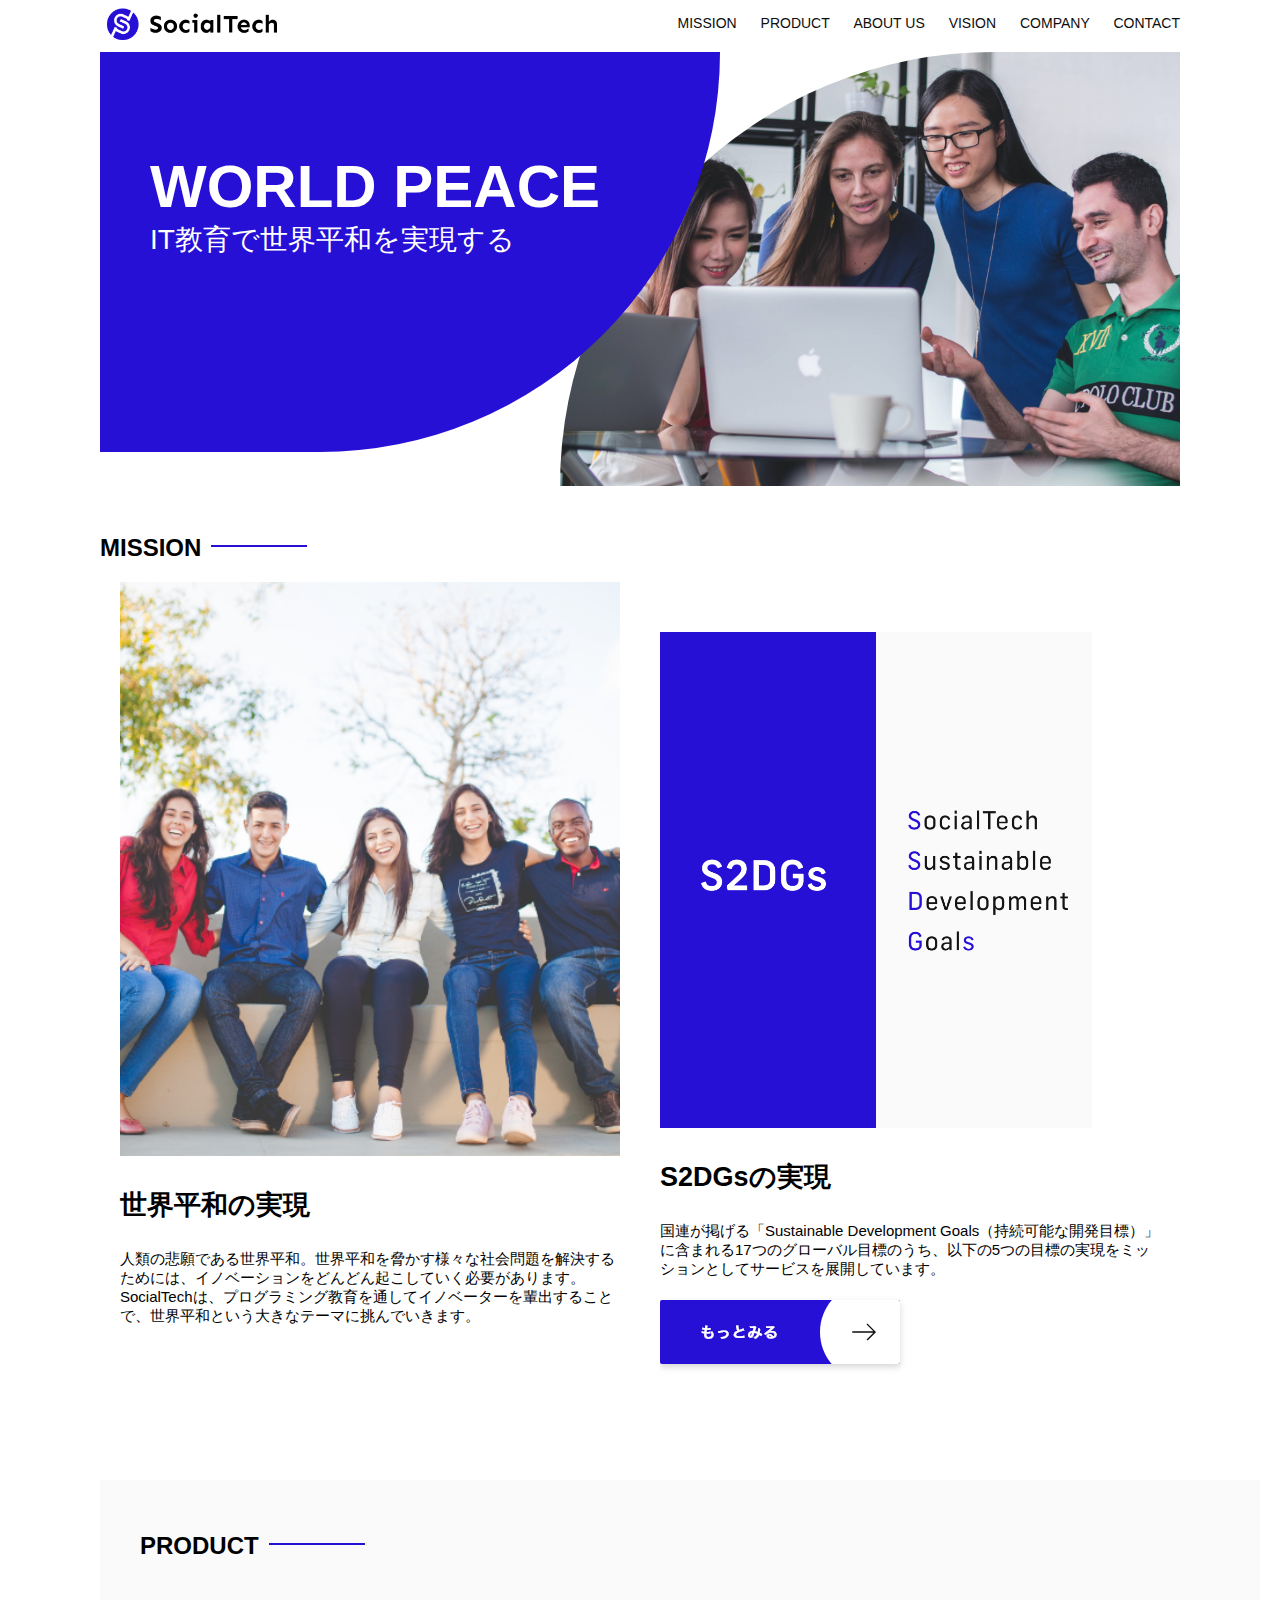
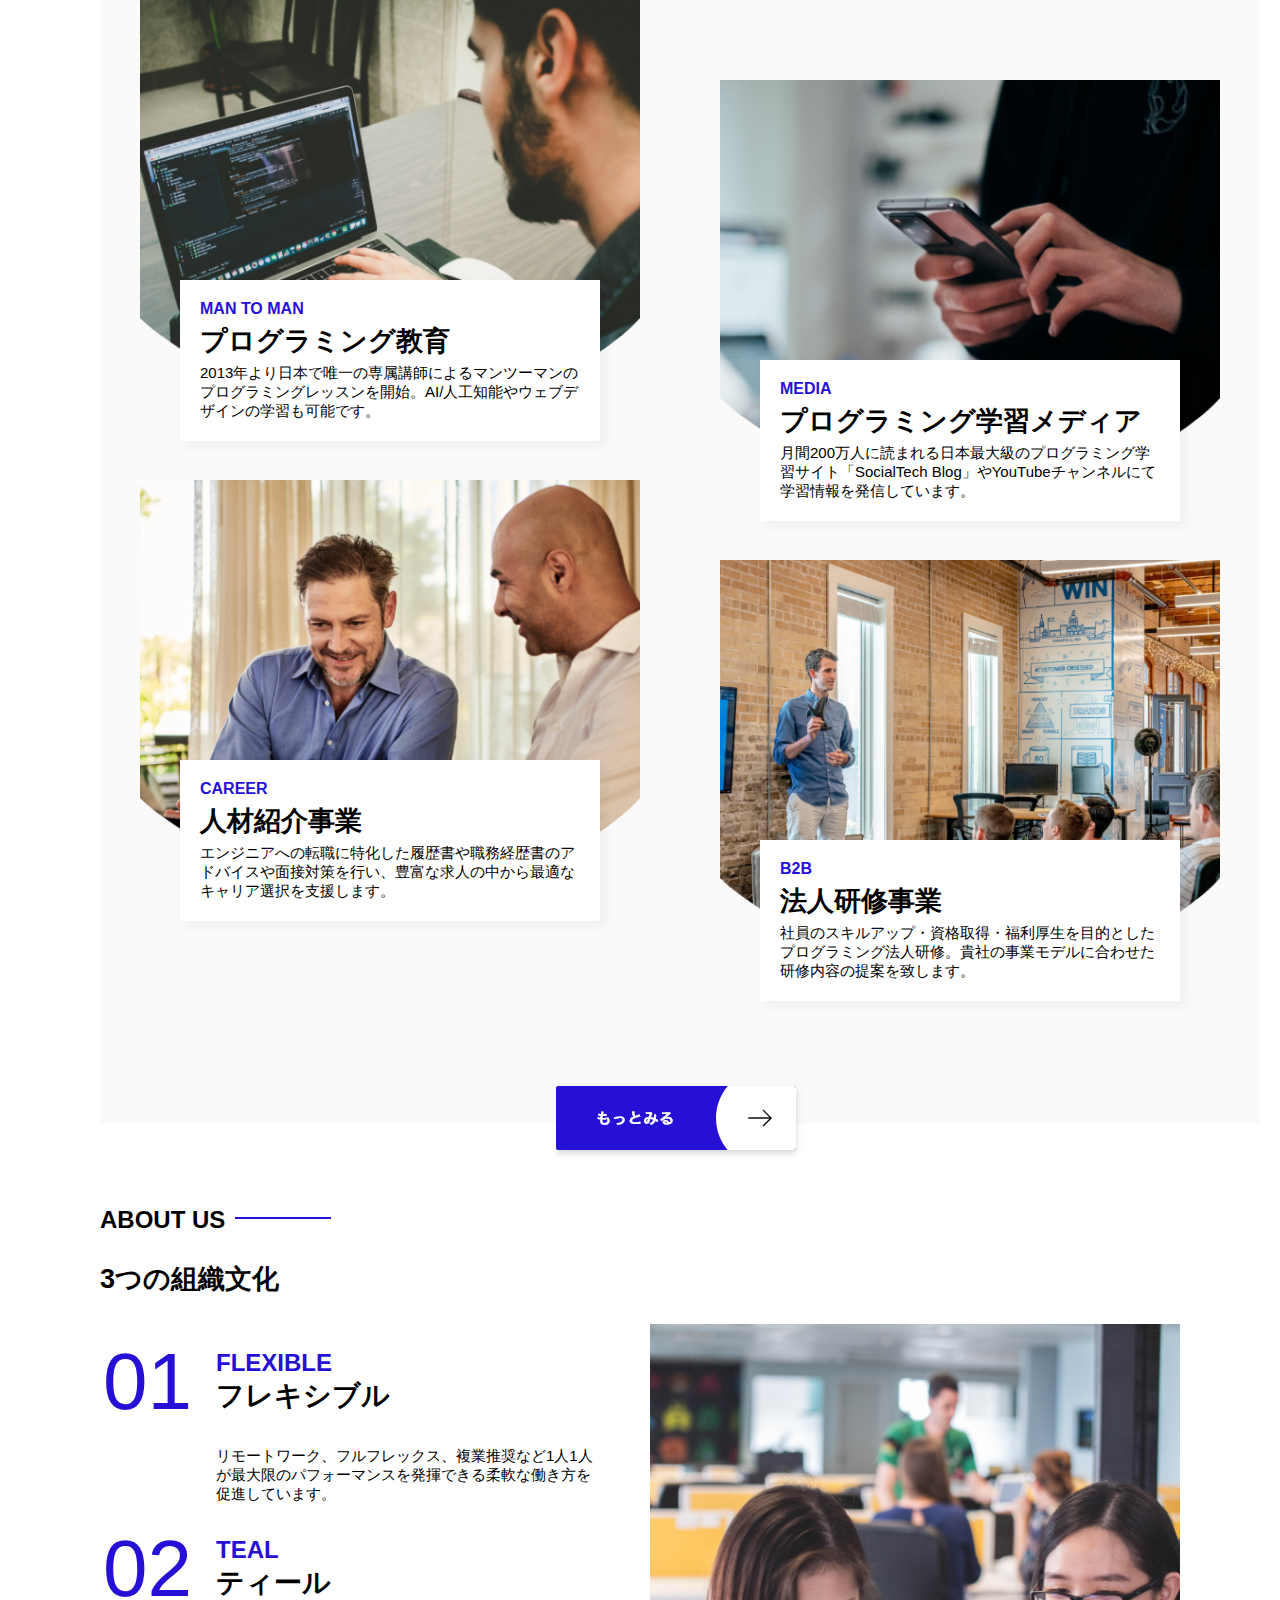
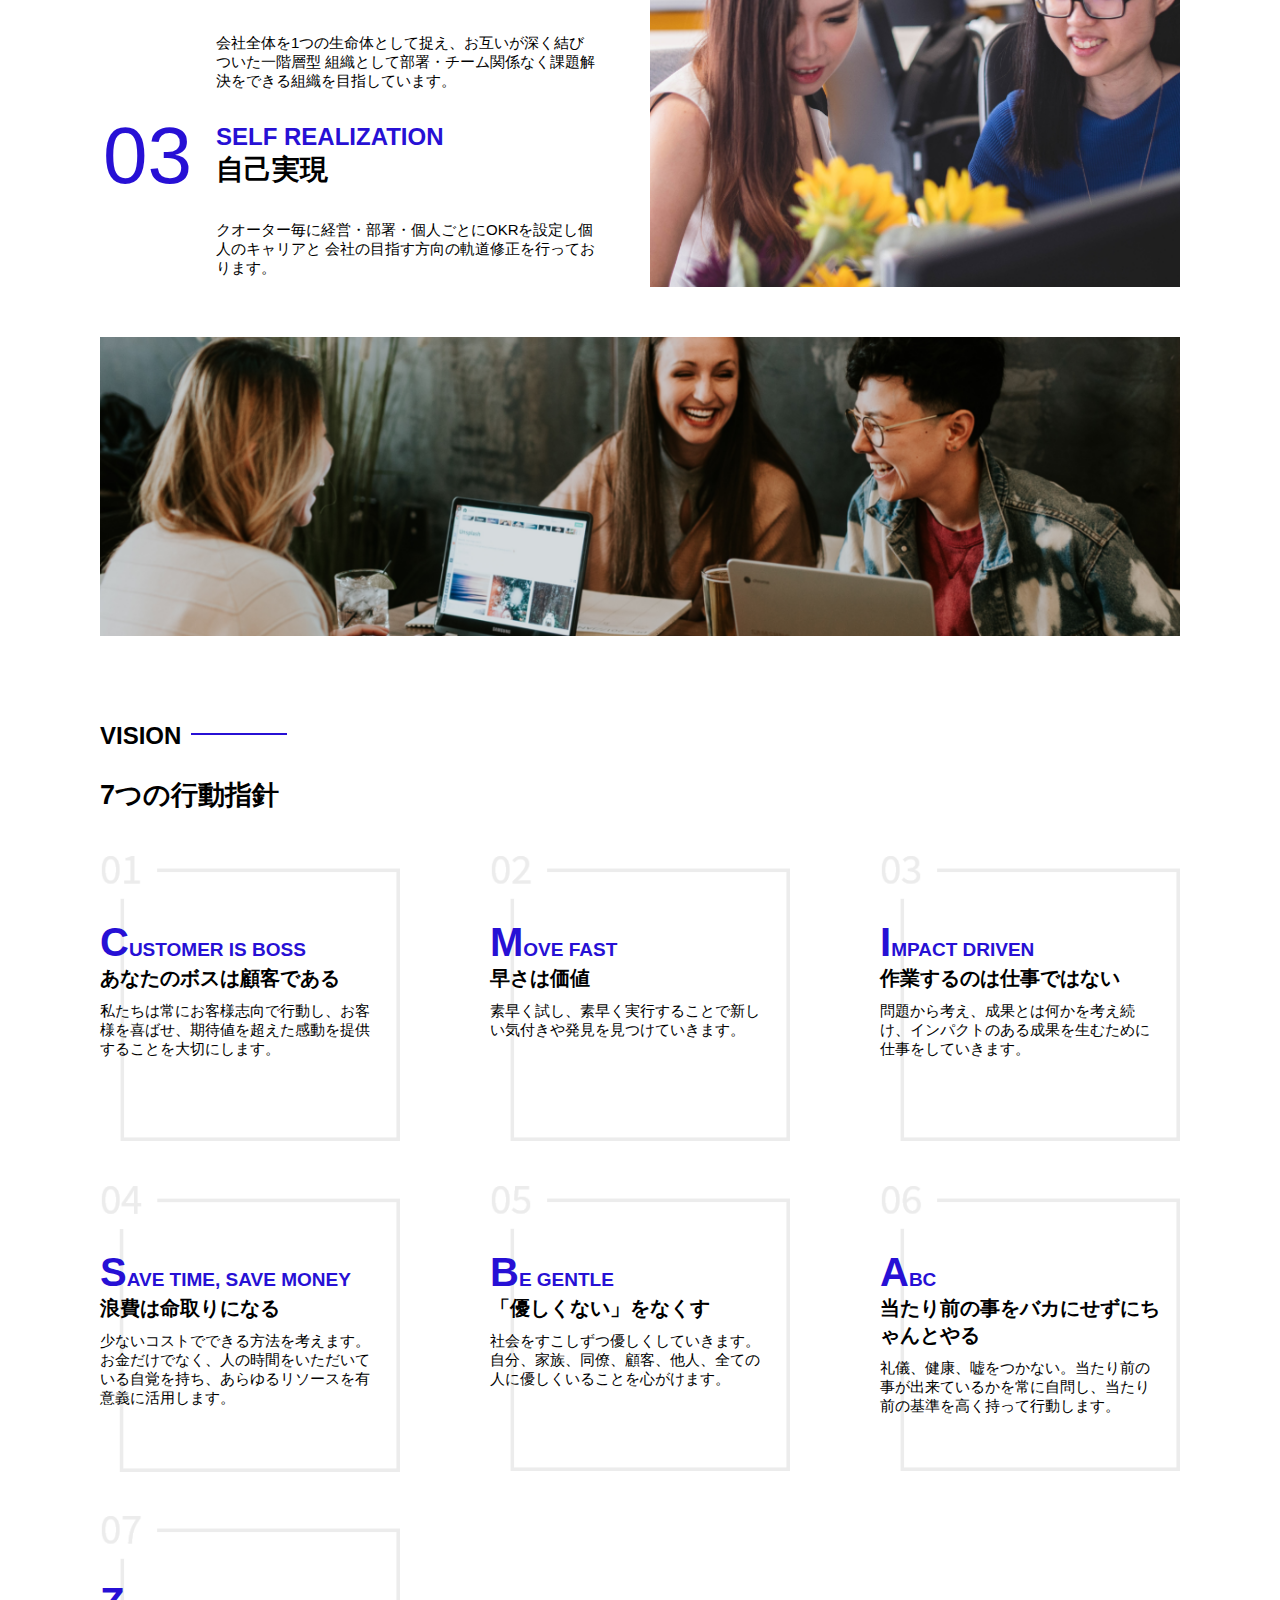
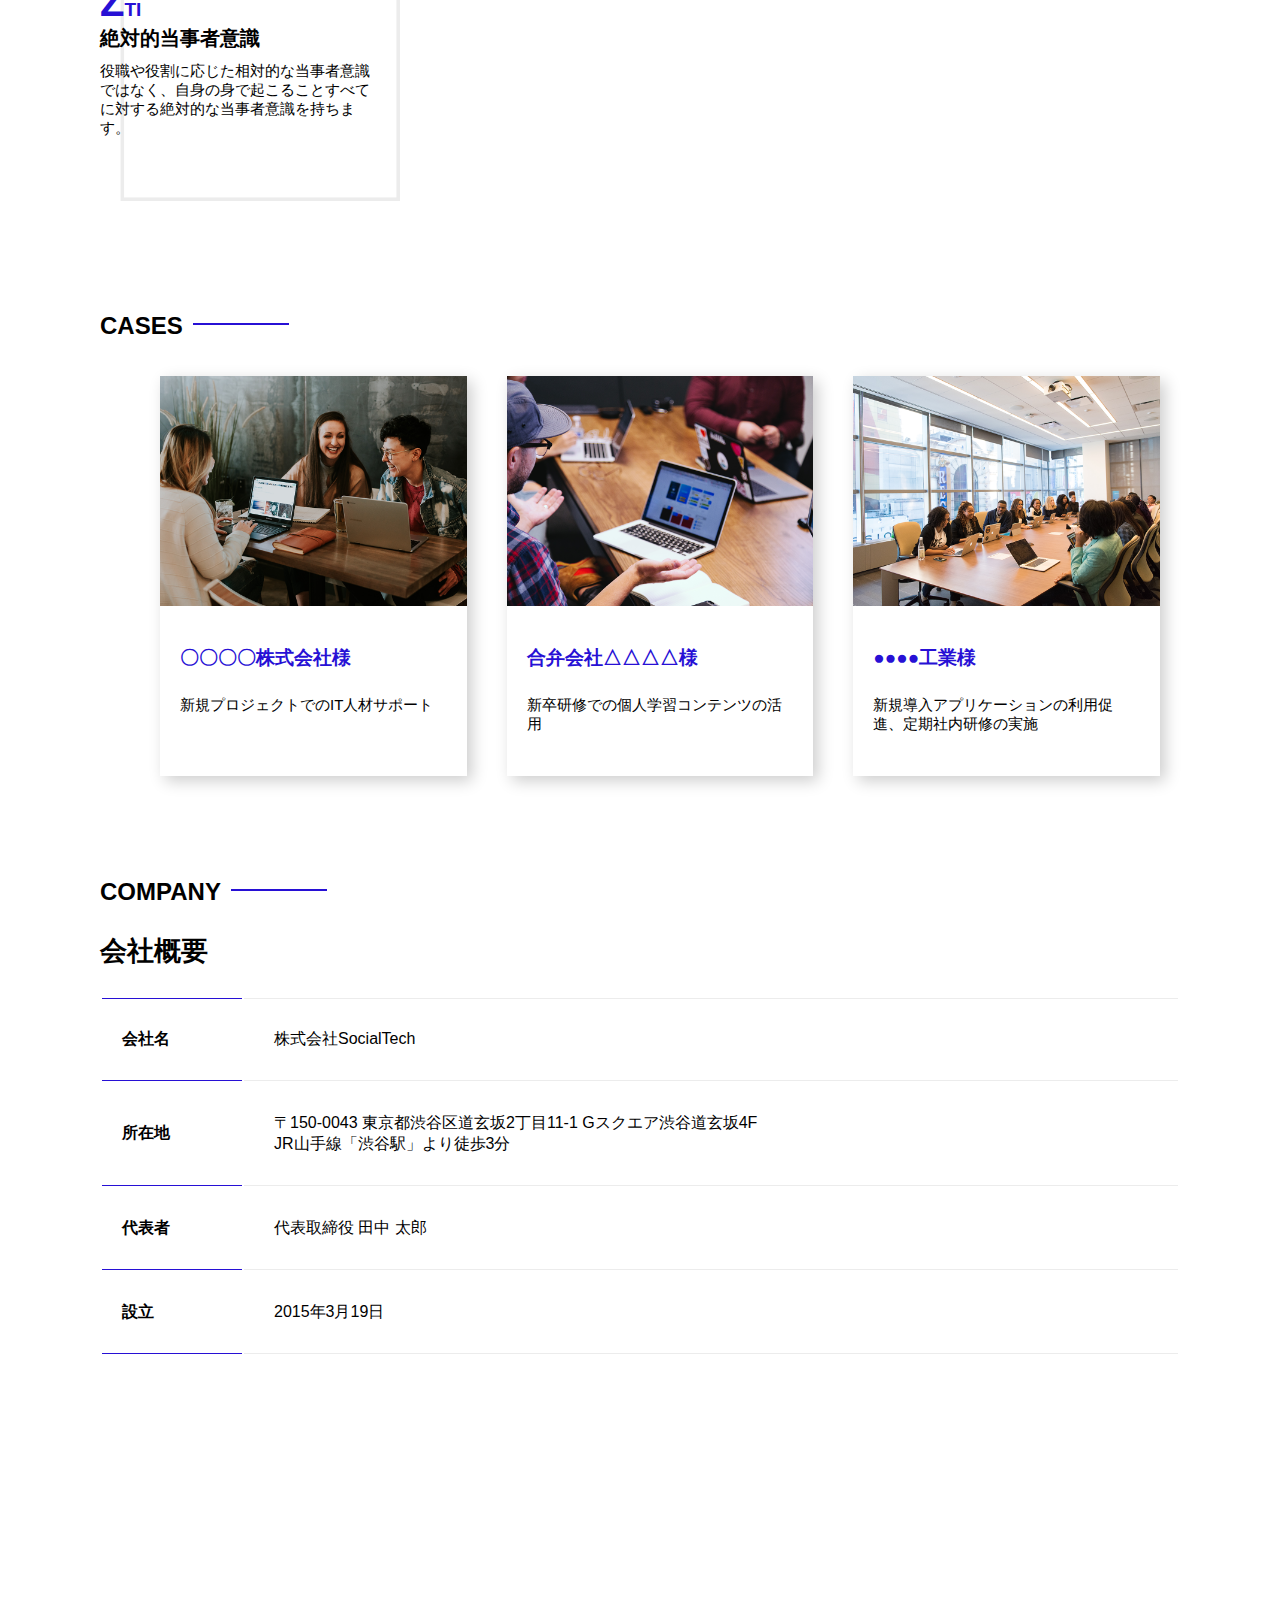
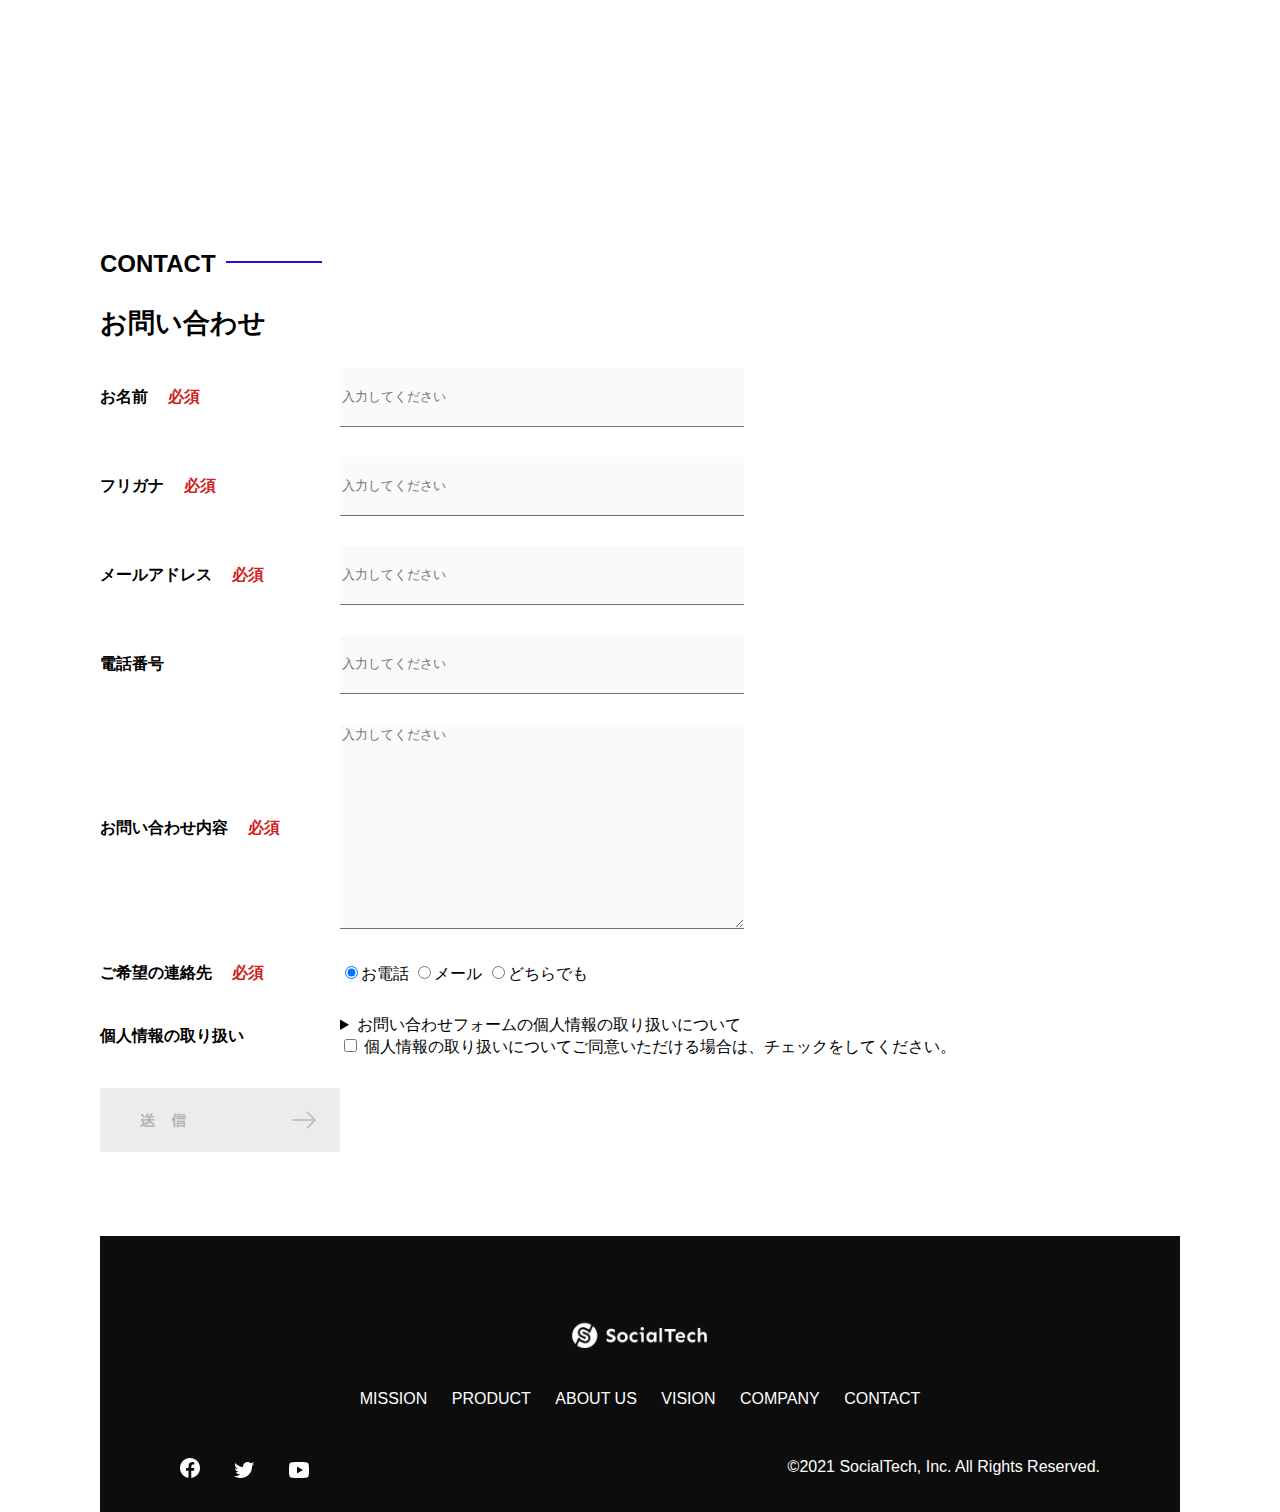
<file: kadai_012/index.html>
<!DOCTYPE html>
<html>
  <head>
    <title>SocialTech</title>
    <meta charset="UTF-8" />
    <meta
      name="description"
      content="SocialTechはEdTech業界のリーディングカンパニーを目指します。"
    />
    <meta name="viewport" content="width=device-width, initial-scale=1.0" />
    <link rel="stylesheet" href="style.css" />
  </head>
  <body>
    <!-- ヘッダー -->
    <header>
      <!-- ロゴ -->
      <a href="index.html" id="logo"
        ><img src="images/logo.png" alt="トップページに戻る"
      /></a>

      <!-- PC用ナビゲーション -->
      <nav id="nav-pc">
        <a href="mission.html">MISSION</a>
        <a href="product.html">PRODUCT</a>
        <a href="index.html#aboutus">ABOUT US</a>
        <a href="index.html#vision">VISION</a>
        <a href="index.html#company">COMPANY</a>
        <a href="index.html#contact">CONTACT</a>
      </nav>
    </header>
    <main>
      <article>
        <!-- メインビジュアル -->
        <section id="main-visual">
          <div id="main-message">
            <h1>WORLD PEACE</h1>
            <p>IT教育で世界平和を実現する</p>
          </div>
          <img
            src="images/index/index-main.png"
            alt="PCの周りに集まる多国籍の仲間たち"
          />
        </section>
        <!--ミッション-->
        <section id="mission">
          <h2 class="index-h2">MISSION</h2>
          <div id="mission-flex">
            <div>
              <img
                id="mission-photo"
                src="images/index/index-mission.png"
                alt="屋外のベンチで写真を撮影する多国籍の仲間たち"
              />
              <h3>世界平和の実現</h3>
              <p>
                人類の悲願である世界平和。世界平和を脅かす様々な社会問題を解決するためには、イノベーションをどんどん起こしていく必要があります。SocialTechは、プログラミング教育を通してイノベーターを輩出することで、世界平和という大きなテーマに挑んでいきます。
              </p>
            </div>
            <div>
              <img id="s2dgs" src="images/index/s2dgs.png" alt="S2DGs" />
              <h3>S2DGsの実現</h3>
              <p>
                国連が掲げる「Sustainable Development
                Goals（持続可能な開発目標）」に含まれる17つのグローバル目標のうち、以下の5つの目標の実現をミッションとしてサービスを展開しています。
              </p>
              <a href="mission.html">
                <img src="images/button-more.png" alt="もっとみる" />
              </a>
            </div>
          </div>
        </section>
        <!-- プロダクト -->
        <section id="product">
          <h2 class="index-h2">PRODUCT</h2>
          <div>
            <div id="product-left">
              <div>
                <img
                  class="product-photo"
                  src="images/index/index-mantoman.png"
                  alt="PCでコードを書く男性"
                />
                <div class="product-explain">
                  <span>MAN TO MAN</span>
                  <h3>プログラミング教育</h3>
                  <p>
                    2013年より日本で唯一の専属講師によるマンツーマンのプログラミングレッスンを開始。AI/人工知能やウェブデザインの学習も可能です。
                  </p>
                </div>
              </div>
              <div>
                <img
                  class="product-photo"
                  src="images/index/index-career.png"
                  alt="笑顔で話し合う2人の男性"
                />
                <div class="product-explain">
                  <span>CAREER</span>
                  <h3>人材紹介事業</h3>
                  <p>
                    エンジニアへの転職に特化した履歴書や職務経歴書のアドバイスや面接対策を行い、豊富な求人の中から最適なキャリア選択を支援します。
                  </p>
                </div>
              </div>
            </div>
            <div id="product-right">
              <div>
                <img
                  class="product-photo"
                  src="images/index/index-media.png"
                  alt="スマートフォンを操作する人"
                />
                <div class="product-explain">
                  <span>MEDIA</span>
                  <h3>プログラミング学習メディア</h3>
                  <p>
                    月間200万人に読まれる日本最大級のプログラミング学習サイト「SocialTech
                    Blog」やYouTubeチャンネルにて学習情報を発信しています。
                  </p>
                </div>
              </div>
              <div>
                <img
                  class="product-photo"
                  src="images/index/index-b2b.png"
                  alt="講演中の男性とそれを聴く人々"
                />
                <div class="product-explain">
                  <span>B2B</span>
                  <h3>法人研修事業</h3>
                  <p>
                    社員のスキルアップ・資格取得・福利厚生を目的としたプログラミング法人研修。貴社の事業モデルに合わせた研修内容の提案を致します。
                  </p>
                </div>
              </div>
            </div>
          </div>
          <div>
            <a id="product-more" href="product.html">
              <img src="images/button-more.png" alt="もっとみる" />
            </a>
          </div>
        </section>
        <!---ABOUT US-->
        <section id="aboutus">
          <h2 class="index-h2">ABOUT US</h2>
          <h3>3つの組織文化</h3>
          <div>
            <table class="culture-table">
              <tr>
                <td>
                  <span class="culture-num">01</span>
                </td>
                <td>
                  <span class="culture-en">FLEXIBLE</span>
                  <span class="culture-jp">フレキシブル</span>
                </td>
              </tr>
              <tr>
                <td>
                  <!--空のセル-->
                </td>
                <td>
                  <p class="culture-description">
                    リモートワーク、フルフレックス、複業推奨など1人1人が最大限のパフォーマンスを発揮できる柔軟な働き方を促進しています。
                  </p>
                </td>
              </tr>
              <tr>
                <td>
                  <span class="culture-num">02</span>
                </td>
                <td>
                  <span class="culture-en">TEAL</span>
                  <span class="culture-jp">ティール</span>
                </td>
              </tr>
              <tr>
                <td>
                  <!--空のセル-->
                </td>
                <td>
                  <p class="culture-description">
                    会社全体を1つの生命体として捉え、お互いが深く結びついた一階層型
                    組織として部署・チーム関係なく課題解決をできる組織を目指しています。
                  </p>
                </td>
              </tr>
              <tr>
                <td>
                  <span class="culture-num">03</span>
                </td>
                <td>
                  <span class="culture-en">SELF REALIZATION</span>
                  <span class="culture-jp">自己実現</span>
                </td>
              </tr>
              <tr>
                <td>
                  <!--空のセル-->
                </td>
                <td>
                  <p class="culture-description">
                    クオーター毎に経営・部署・個人ごとにOKRを設定し個人のキャリアと
                    会社の目指す方向の軌道修正を行っております。
                  </p>
                </td>
              </tr>
            </table>
            <img
              class="culture-img"
              src="images/index/index-aboutus1.png"
              alt="笑顔で話し合う2人の女性"
            />
          </div>
          <img
            class="culture-img2"
            src="images/index/index-aboutus2.png"
            alt="笑顔で話し合う3人の男女"
          />
        </section>
        <!-- VISION -->
        <section id="vision">
          <h2 class="index-h2">VISION</h2>
          <h3>7つの行動指針</h3>
          <div>
            <div class="vision-box">
              <img src="images/index/vision-01.png" alt="01" />
              <span>
                <h4>CUSTOMER IS BOSS</h4>
                <h5>あなたのボスは顧客である</h5>
                <p>
                  私たちは常にお客様志向で行動し、お客様を喜ばせ、期待値を超えた感動を提供することを大切にします。
                </p>
              </span>
            </div>
            <div class="vision-box">
              <img src="images/index/vision-02.png" alt="02" />
              <span>
                <h4>MOVE FAST</h4>
                <h5>早さは価値</h5>
                <p>
                  素早く試し、素早く実行することで新しい気付きや発見を見つけていきます。
                </p>
              </span>
            </div>
            <div class="vision-box">
              <img src="images/index/vision-03.png" alt="03" />
              <span>
                <h4>IMPACT DRIVEN</h4>
                <h5>作業するのは仕事ではない</h5>
                <p>
                  問題から考え、成果とは何かを考え続け、インパクトのある成果を生むために仕事をしていきます。
                </p>
              </span>
            </div>
            <div class="vision-box">
              <img src="images/index/vision-04.png" alt="04" />
              <span>
                <h4>SAVE TIME, SAVE MONEY</h4>
                <h5>浪費は命取りになる</h5>
                <p>
                  少ないコストでできる方法を考えます。お金だけでなく、人の時間をいただいている自覚を持ち、あらゆるリソースを有意義に活用します。
                </p>
              </span>
            </div>
            <div class="vision-box">
              <img src="images/index/vision-05.png" alt="05" />
              <span>
                <h4>BE GENTLE</h4>
                <h5>「優しくない」をなくす</h5>
                <p>
                  社会をすこしずつ優しくしていきます。自分、家族、同僚、顧客、他人、全ての人に優しくいることを心がけます。
                </p>
              </span>
            </div>
            <div class="vision-box">
              <img src="images/index/vision-06.png" alt="06" />
              <span>
                <h4>ABC</h4>
                <h5>当たり前の事をバカにせずにちゃんとやる</h5>
                <p>
                  礼儀、健康、嘘をつかない。当たり前の事が出来ているかを常に自問し、当たり前の基準を高く持って行動します。
                </p>
              </span>
            </div>
            <div class="vision-box">
              <img src="images/index/vision-07.png" alt="07" />
              <span>
                <h4>ZTI</h4>
                <h5>絶対的当事者意識</h5>
                <p>
                  役職や役割に応じた相対的な当事者意識ではなく、自身の身で起こることすべてに対する絶対的な当事者意識を持ちます。
                </p>
              </span>
            </div>
          </div>
        </section>
        <!-- CASES -->
        <section id="cases">
          <h2 class="index-h2">CASES</h2>
          <ul>
            <li class="case-card">
              <img class="case-img" src="images/index/case-1.png" alt="仲良く語り合う3人">
              <div class="case-info">
                <h4 class="case-name">
                  〇〇〇〇株式会社様
                </h4>
                <p class="case-content">
                  新規プロジェクトでのIT人材サポート
                </p>
              </div>
            </li>
            <li class="case-card">
              <img class="case-img" src="images/index/case-2.png" alt="PCでコンテンツを見る">
              <div class="case-info">
                <h4 class="case-name">
                  合弁会社△△△△様
                </h4>
                <p class="case-content">
                  新卒研修での個人学習コンテンツの活用
                </p>
              </div>
            </li>
            <li class="case-card">
              <img class="case-img" src="images/index/case-3.png" alt="社内研修中の会議室">
              <div class="case-info">
                <h4 class="case-name">
                  ●●●●工業様
                </h4>
                <p class="case-content">
                  新規導入アプリケーションの利用促進、定期社内研修の実施
                </p>
              </div>
            </li>
          </ul>
        </section>
        <!-- COMPANY -->
        <section id="company">
          <h2 class="index-h2">COMPANY</h2>
          <h3>会社概要</h3>
          <table id="company-table">
            <tr>
              <th class="tableheader-first">会社名</th>
              <td class="cell-first">株式会社SocialTech</td>
            </tr>
            <tr>
              <th class="tableheader">所在地</th>
              <td class="cell">
                〒150-0043 東京都渋谷区道玄坂2丁目11-1 Gスクエア渋谷道玄坂4F<br />JR山手線「渋谷駅」より徒歩3分
              </td>
            </tr>
            <tr>
              <th class="tableheader">代表者</th>
              <td class="cell">代表取締役 田中 太郎</td>
            </tr>
            <tr>
              <th class="tableheader">設立</th>
              <td class="cell">2015年3月19日</td>
            </tr>
          </table>
          <iframe
            src="https://www.google.com/maps/embed?pb=!1m18!1m12!1m3!1d3241.7759544892483!2d139.69399665123464!3d35.65789123876098!2m3!1f0!2f0!3f0!3m2!1i1024!2i768!4f13.1!3m3!1m2!1s0x60188caa0042e8d1%3A0xba130bea826a7aa2!2z44CSMTUwLTAwNDMg5p2x5Lqs6YO95riL6LC35Yy66YGT546E5Z2C77yS5LiB55uu77yR77yR4oiS77yR!5e0!3m2!1sja!2sjp!4v1636872991912!5m2!1sja!2sjp"
            style="border: 0"
            allowfullscreen=""
            loading="lazy"
          >
          </iframe>
        </section>
        <!-- お問い合わせフォーム -->
        <section id="contact">
          <h2 class="index-h2">CONTACT</h2>
          <h3>お問い合わせ</h3>
          <form>
            <div>
              <div class="contact-heading">
                <label class="contact-label"
                  >お名前<span class="contact-span">必須</span></label
                >
              </div>
              <div class="contact-form">
                <input
                  type="text"
                  name="name"
                  placeholder="入力してください"
                  class="contact-textbox"
                />
              </div>
            </div>
            <div>
              <div class="contact-heading">
                <label class="contact-label"
                  >フリガナ<span class="contact-span">必須</span></label
                >
              </div>
              <div>
                <input
                  type="text"
                  name="hurigana"
                  placeholder="入力してください"
                  class="contact-textbox"
                />
              </div>
            </div>
            <div>
              <div class="contact-heading">
                <label class="contact-label"
                  >メールアドレス<span class="contact-span">必須</span></label
                >
              </div>
              <div>
                <input
                  type="text"
                  name="email"
                  placeholder="入力してください"
                  class="contact-textbox"
                />
              </div>
            </div>
            <div>
              <div class="contact-heading">
                <label class="contact-label">電話番号</label>
              </div>
              <div>
                <input
                  type="text"
                  name="tel"
                  placeholder="入力してください"
                  class="contact-textbox"
                />
              </div>
            </div>
            <div>
              <div class="contact-heading">
                <label class="contact-label"
                  >お問い合わせ内容<span class="contact-span">必須</span></label
                >
              </div>
              <div>
                <textarea
                  class="contact-textarea"
                  placeholder="入力してください"
                  name="message"
                ></textarea>
              </div>
            </div>
            <div>
              <div class="contact-heading">
                <label class="contact-label"
                  >ご希望の連絡先<span class="contact-span">必須</span></label
                >
              </div>
              <div>
                <input
                  class="radiobutton"
                  type="radio"
                  value="tel"
                  name="contact"
                  checked
                /><label>お電話</label>
                <input
                  class="radiobutton"
                  type="radio"
                  value="mail"
                  name="contact"
                /><label>メール</label>
                <input
                  class="radiobutton"
                  type="radio"
                  value="both"
                  name="contact"
                /><label>どちらでも</label>
              </div>
            </div>
            <div>
              <div class="contact-heading">
                <label class="contact-label">個人情報の取り扱い</label>
              </div>
              <div>
                <details>
                  <summary>
                    お問い合わせフォームの個人情報の取り扱いについて
                  </summary>
                  <div>
                    <span>１．組織の名称又は氏名</span><br />
                    株式会社SocialTech<br /><br />
                    <span
                      >２．個人情報保護管理者（若しくはその代理人）の氏名又は職名、所属及び連絡先
                      鈴木 一郎 コーポレート部</span
                    ><br />
                    メールアドレス：support@socialtech.net<br />
                    TEL：03-xxxx-xxxx<br />
                    <span>３．個人情報の利用目的</span><br />
                    ・本サービス及び本サービスに関連する情報の提供又はそれらに関する連絡のため<br />
                    ・ユーザーの本人確認のため<br />
                    ・当社サービスのご案内のため<br />
                    ・当社の商品等の広告または宣伝（電子メールによるものを含むものとします。）<br /><br />
                    <span>４．個人情報の取り扱い業務の委託</span><br />
                    個人情報の取扱業務の全部または一部を外部に業務委託する場合があります。<br />
                    その際、弊社は、個人情報を適切に保護できる管理体制を敷き実行していることを条件として<br />
                    委託先を厳選したうえで、機密保持契約を委託先と締結し、お客様の個人情報を厳密に管理させます。<br /><br />
                    <span>５．個人情報の開示等の請求</span><br />
                    お客様は、弊社に対してご自身の個人情報の開示等（利用目的の通知、開示、内容の訂正・追加・削除、利用の停止または消去、第三者への提供の停止）に関して、当社問合わせ窓口に申し出ることができます。<br />
                    その際、弊社はお客様ご本人を確認させていただいたうえで、合理的な期間内に対応いたします。<br /><br />
                    なお、個人情報に関する弊社問合わせ先は、次の通りです。<br /><br />
                    株式会社SocialTech　個人情報問合せ窓口<br />
                    〒150-0043　東京都渋谷区道玄坂2丁目11-1 Ｇスクエア渋谷道玄坂
                    4F<br />
                    メールアドレス：support@socialtech.net　TEL：03-xxxx-xxxx<br /><br />
                    <span>６．個人情報を提供されることの任意性について</span
                    ><br /><br />
                    お客様がご自身の個人情報を弊社に提供されるか否かは、お客様のご判断によりますが、もしご提供されない場合には、適切なサービスが提供できない場合がありますので予めご了承ください。
                  </div>
                </details>
                <input type="checkbox" name="agree" />
                <span
                  >個人情報の取り扱いについてご同意いただける場合は、チェックをしてください。</span
                >
              </div>
            </div>
            <input
              type="image"
              value="Submit"
              src="images/button-submit.png"
              alt="送信する"
            />
          </form>
        </section>
      </article>
      <footer>
        <div id="footer-logo">
          <img src="images/logo-sp.png" alt="SocialTech" />
        </div>
        <div id="footer-link">
          <a href="mission.html">MISSION</a>
          <a href="product.html">PRODUCT</a>
          <a href="index.html#aboutus">ABOUT US</a>
          <a href="index.html#vision">VISION</a>
          <a href="index.html#company">COMPANY</a>
          <a href="index.html#contact">CONTACT</a>
        </div>
        <div id="sns-footer">
          <a href="https://www.facebook.com/sejuku2013"
            ><img src="images/button-facebook.png" alt="Facebookのリンク"
          /></a>
          <a href="https://twitter.com/samuraijuku"
            ><img src="images/button-twitter.png" alt="Twitterのリンク"
          /></a>
          <a href="https://www.youtube.com/channel/UCCFOQO5aDK0xXam4cUQXT8g"
            ><img src="images/button-youtube.png" alt="YouTubeのリンク"
          /></a>
          <span id="copyright"
            >&copy;2021 SocialTech, Inc. All Rights Reserved.
          </span>
        </div>
      </footer>
    </main>
  </body>
</html>
</file>
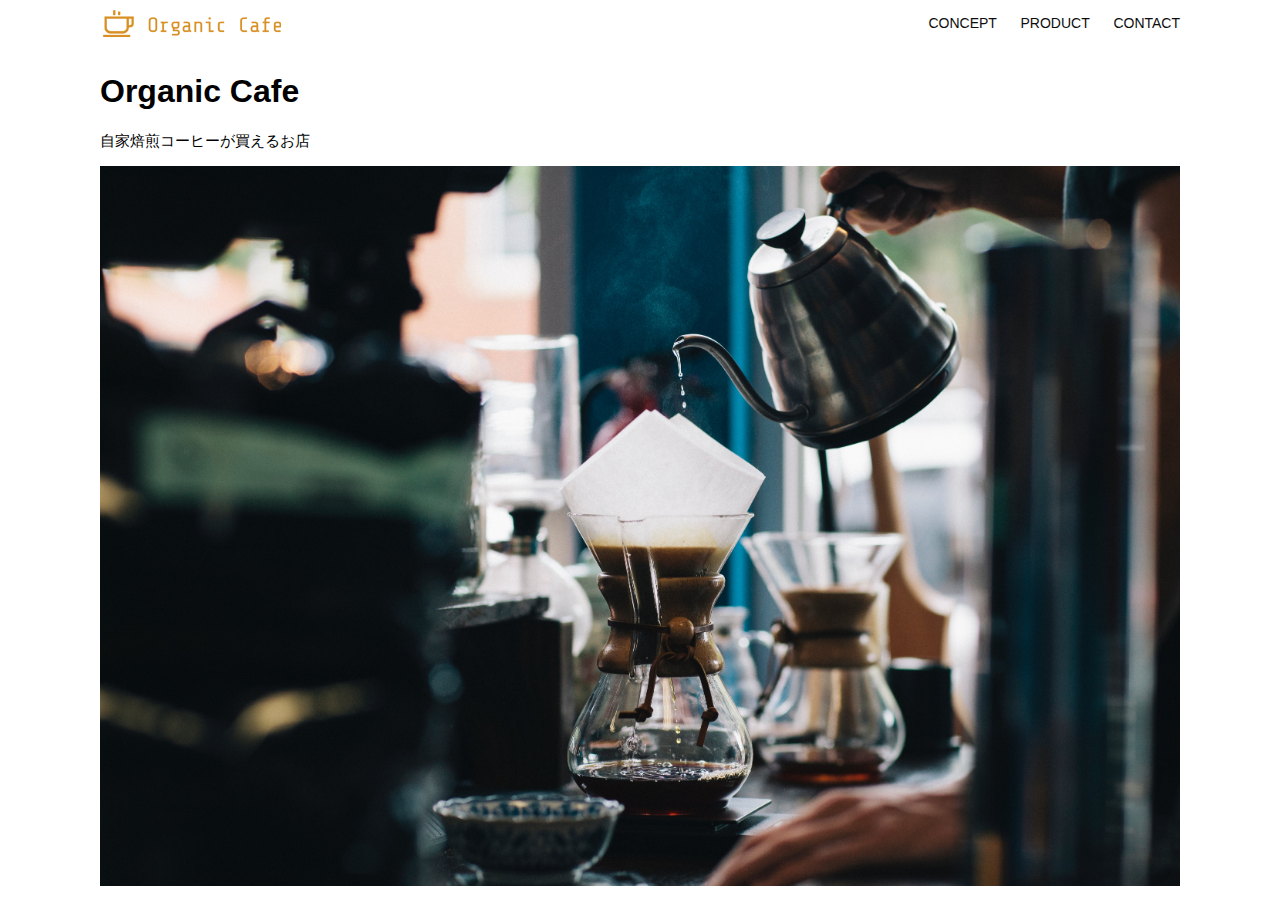
<file: kadai_013/index.html>
<!DOCTYPE html>
<html>
  <head>
    <title>Organic Cafe</title>
    <meta charset="UTF-8" />
    <meta
      name="description"
      content="自家焙煎のコーヒーがお家で楽しめるOrganic Cafe"
    />
    <meta name="viewport" content="width=device-width, initial-scale=1.0" />
    <link rel="stylesheet" href="style.css" />
  </head>
  <body>
    <!-- ヘッダー -->
    <header>
      <!-- ロゴ -->
      <a href="index.html" id="logo"
        ><img src="images/logo.png" alt="トップページに戻る"
      /></a>

      
      <nav id="nav-pc">
        <a href="index.html#concept">CONCEPT</a>
        <a href="index.html#product">PRODUCT</a>
        <a href="index.html#contact">CONTACT</a>
      </nav>

     
      <img id="menu-sp" src="images/button-menu.png" alt="ナビゲーションを開く" onclick="document.getElementById('nav-sp').style.display = 'block'">
      <nav id="nav-sp">
        <img id="close" src="images/button-close.png" alt="ナビゲーションを閉じる" onclick="document.getElementById('nav-sp').style.display = 'none'">
        <a id="logo-sp" href="index.html" onclick="document.getElementById('nav-sp').style.display = 'none'">
          <img src="images/logo-sp.png" alt="トップページに戻る">
        </a>
        <a class="menu" href="index.html#concept" onclick="document.getElementById('nav-sp').style.display = 'none'">CONCEPT</a>
        <a class="menu" href="index.html#product" onclick="document.getElementById('nav-sp').style.display = 'none'">PRODUCT</a>
        <a class="menu" href="index.html#contact" onclick="document.getElementById('nav-sp').style.display = 'none'">CONTACT</a>
      </nav>

    </header>
    <main>
      <article>
        <!-- メインビジュアル -->
        <section id="main-visual">
          <div id="main-message">
            <h1>Organic Cafe</h1>
            <p>自家焙煎コーヒーが買えるお店</p>
          </div>
          <img
            src="images/main-image.jpg"
            alt="コーヒーをハンドドリップで淹れる画像"
          />
        </section>
      </article>
    </main>
  </body>
</html>
</file>
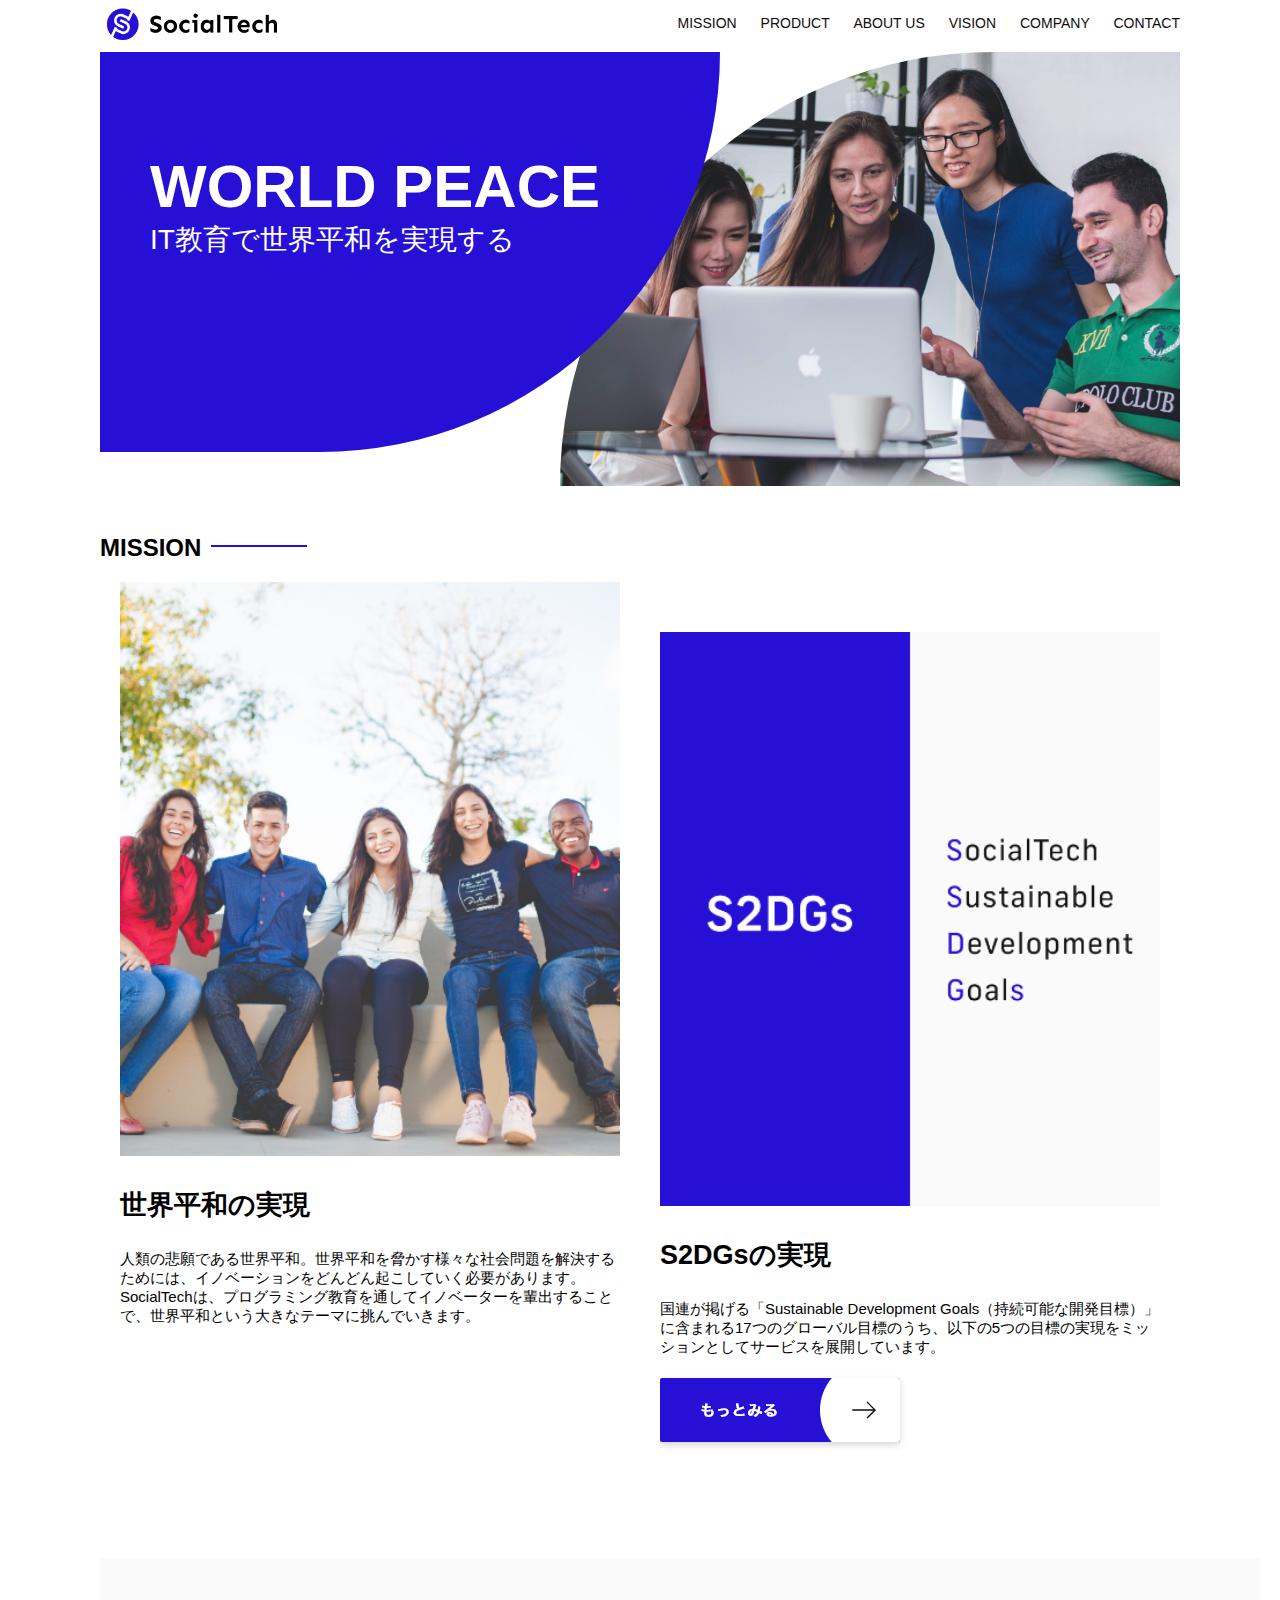
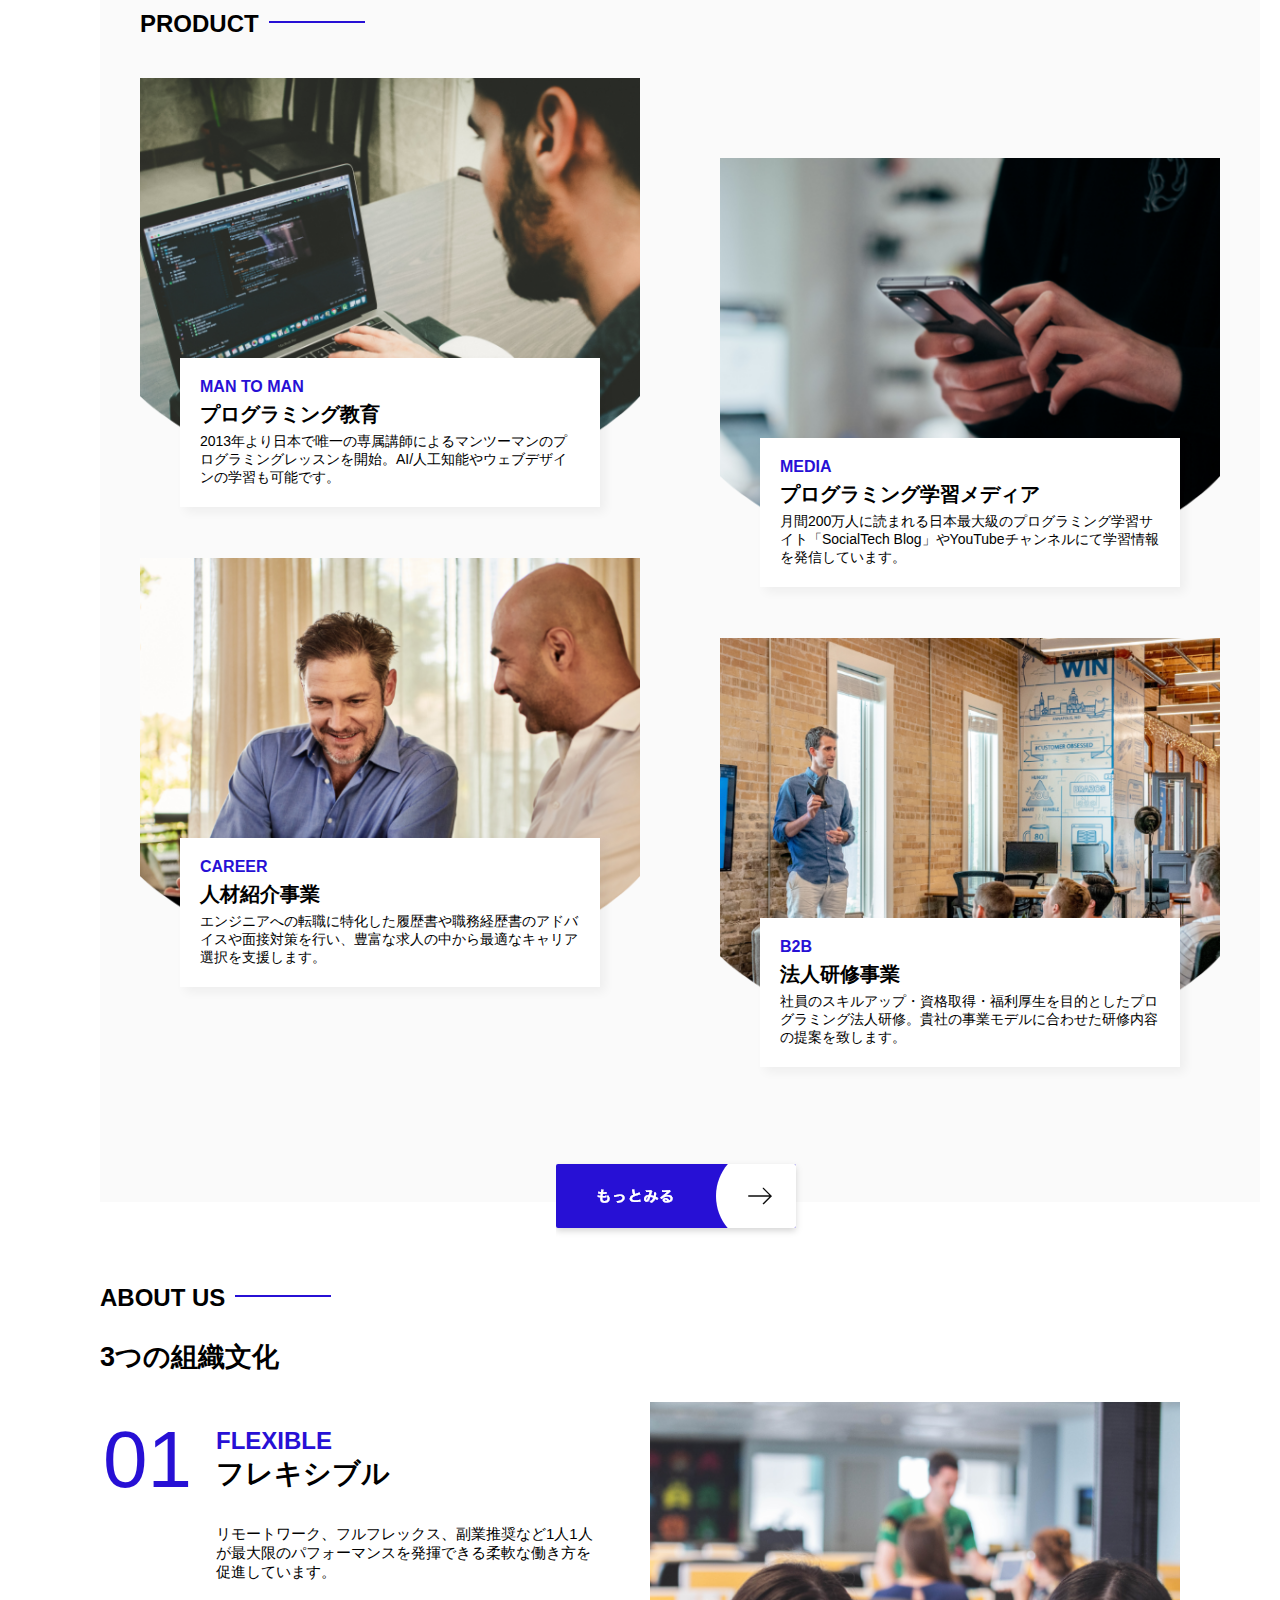
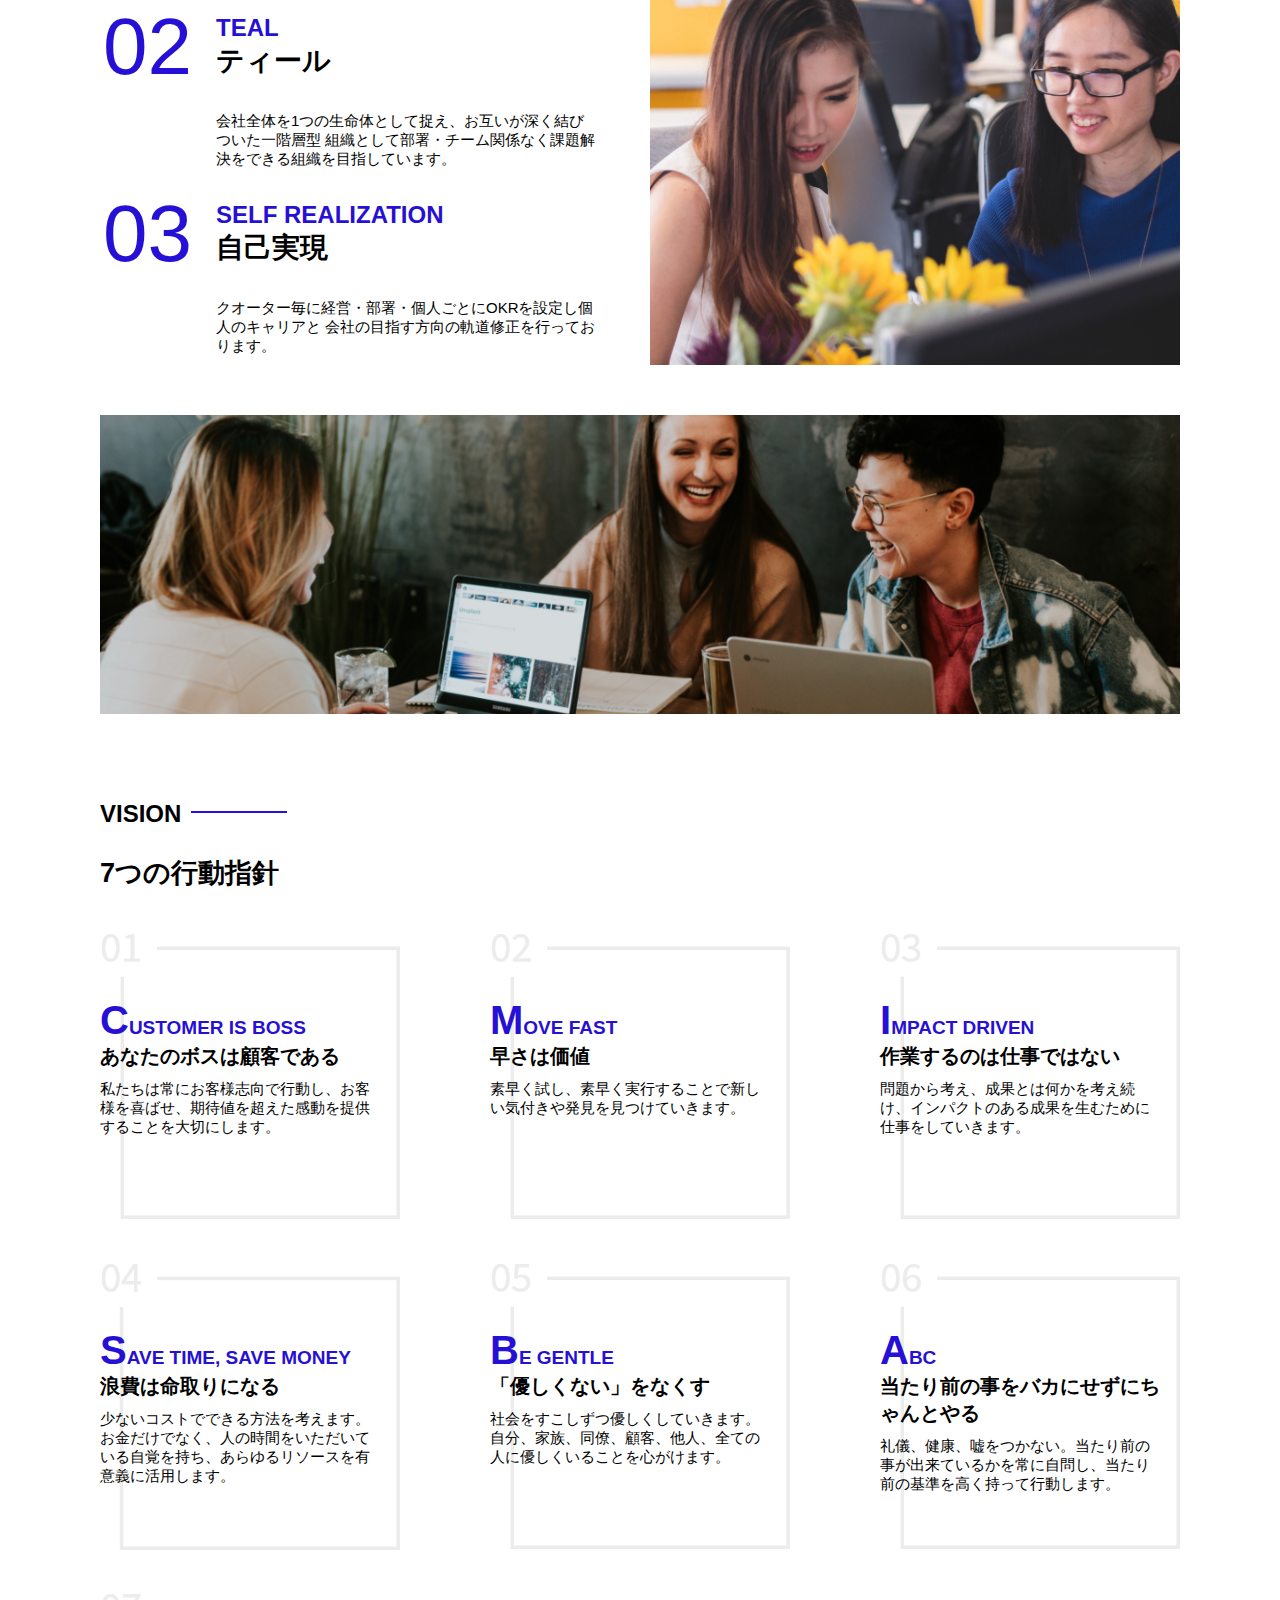
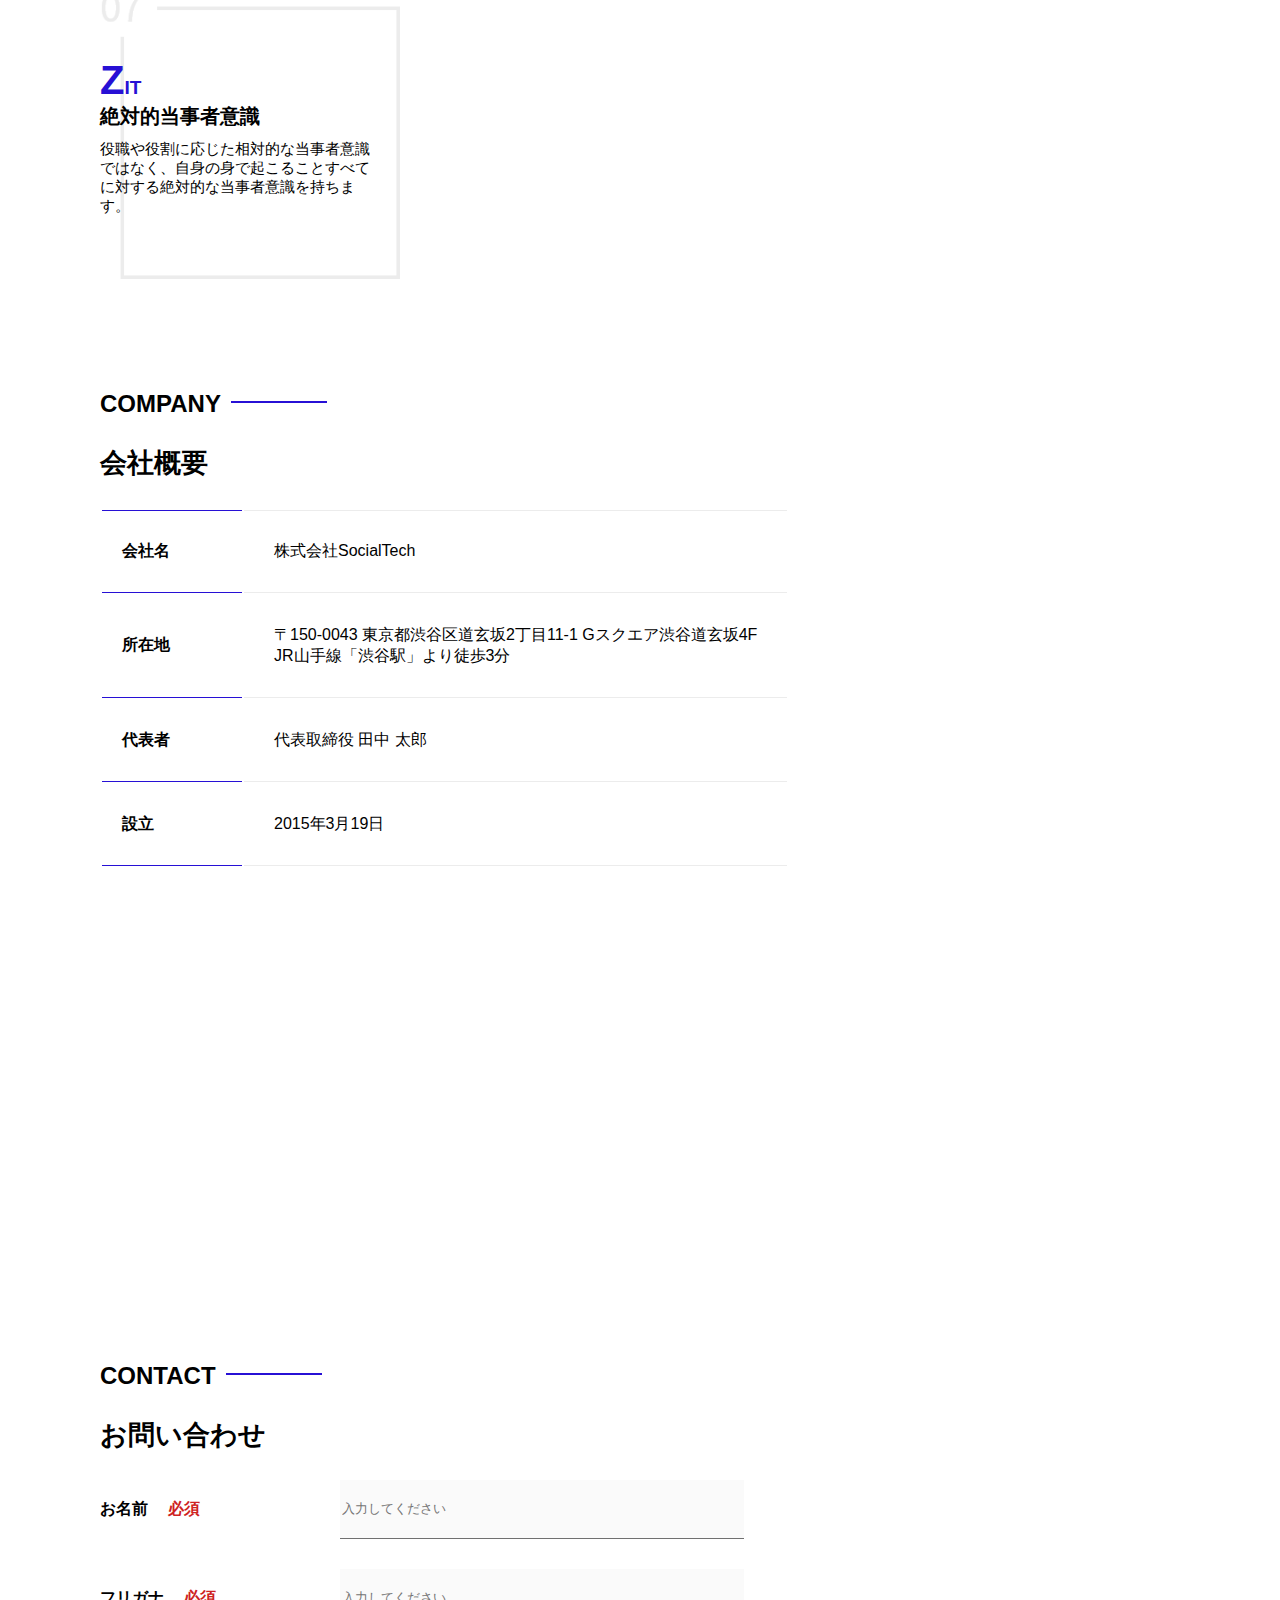
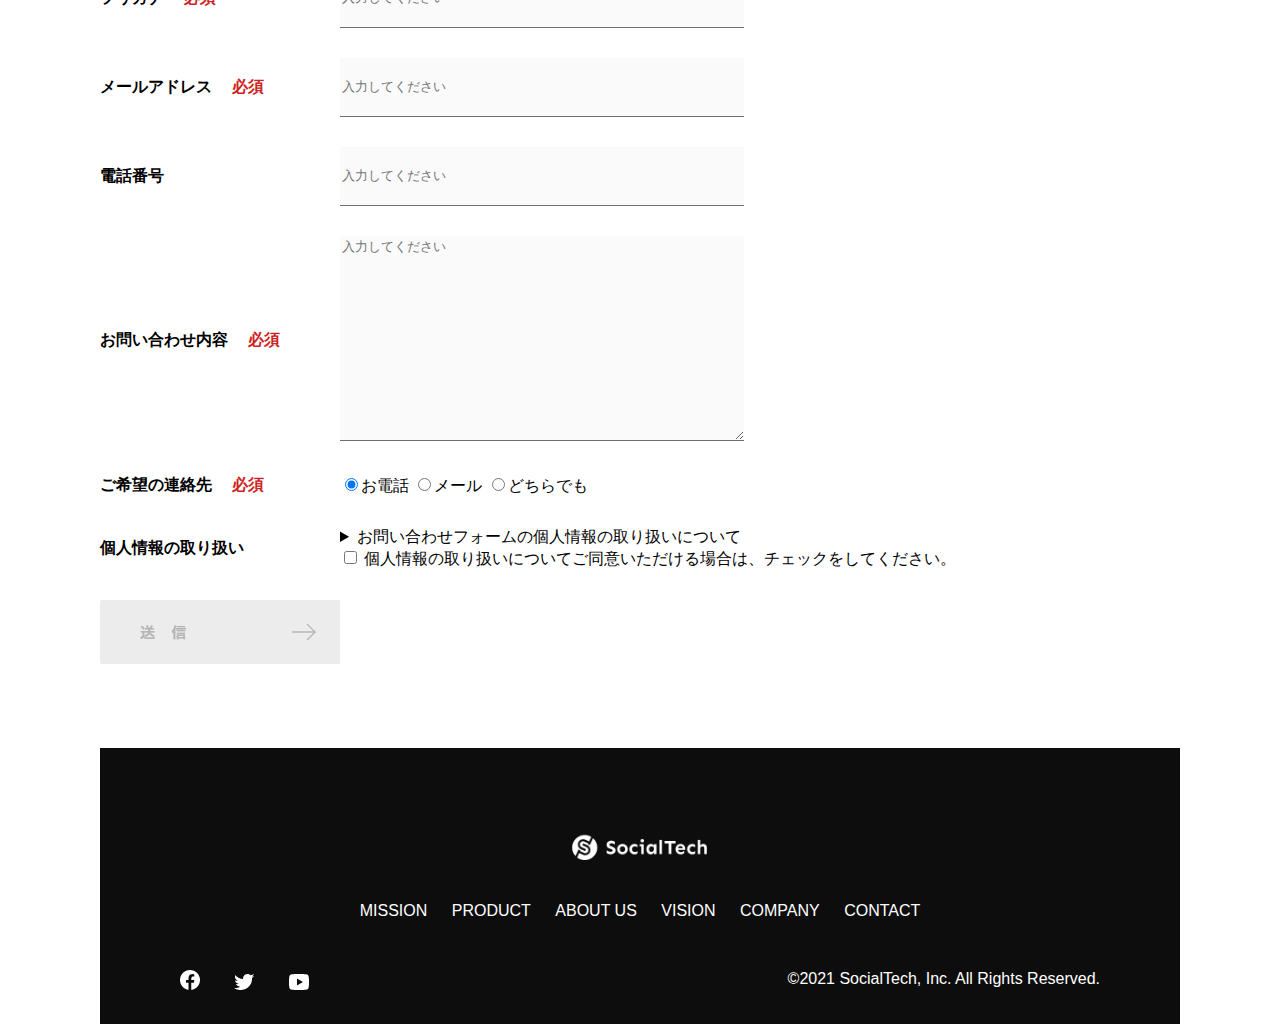
<file: kadai_tutorial_output/index.html>
<!DOCTYPE html>

<html>
  <head>
    <title>SocialTech</title>
    <meta charset="utf-8">
    <meta name="description" content="SocialTechはEdTech業界のリーディングカンパニーを目指します。">
    <meta name="viewport" content="width=device-width, initial-scale=1.0">
    <link rel="stylesheet" href="style.css">
  </head>

  <body>
    <header>
      <a href="index.html" id="logo"><img src="images/logo.png" alt="トップページに戻る"></a>
      
      
      <nav id="nav-pc">
        <a href="mission.html">MISSION</a>
        <a href="product.html">PRODUCT</a>
        <a href="index.html#aboutus">ABOUT US</a>
        <a href="index.html#vision">VISION</a>
        <a href="index.html#contact">COMPANY</a>
        <a href="index.html#cantact">CONTACT</a>
      </nav>
      
      
      <img id="menu-sp" src="images/button-menu.png" alt="ナビゲーションを開く "onclick="document.getElementById('nav-sp').style.display = 'block'">
      <nav id="nav-sp">
        <img id="close" src="images/button-close.png" alt="ナビゲーションを閉じる" onclick="document.getElementById('nav-sp').style.display = 'none'">
        <a id="logo-sp" href="index.html" onclick="document.getElementById('nav-sp').style.display = 'none'"><img src="images/logo-sp.png" alt="トップページに戻る"></a>
        <a class="menu" href="mission.html" onclick="document.getElementById('nav-sp').style.display = 'none'">MISSION</a>
        <a class="menu" href="product.html" onclick="document.getElementById('nav-sp').style.display = 'none'">PRODUCT</a>
        <a class="menu" href="index.html#aboutus" onclick="document.getElementById('nav-sp').style.display = 'none'">ABOUT US</a>
        <a class="menu" href="index.html#vision" onclick="document.getElementById('nav-sp').style.display = 'none'">VISION</a>
        <a class="menu" href="index.html#company" onclick="document.getElementById('nav-sp').style.display = 'none'">COMPANY</a>
        <a class="menu" href="index.html#contact" onclick="document.getElementById('nav-sp').style.display = 'none'">CONTACT</a>
        <div id="sns">
          <a href="https://www.facebook.com/sejuku2013"><img src="images/button-facebook.png" alt="Fasebookのリンク"></a>
          <a href="https://twitter.com/samuraijuku"><img src="images/button-twitter.png" alt="Twitterのリンク"></a>
          <a href="https://www.youtube.com/channel/UCCFOQO5aDK0xXam4cUQXT8g"><img src="images/button-youtube.png" alt="Youtubeのリンク"></a>
        </div>
      </nav>
    </header>

    <main>
      <article>
        <section id="main-visual">
          <div id="main-message">
            <h1>WORLD PEACE</h1>
            <p>IT教育で世界平和を実現する</p>
          </div>

          <img src="images/index/index-main.png" alt="PCの周りに集まる多国籍の仲間たち">
        </section>
        
        
        <section id="mission">
          <h2 class="index-2">MISSION</h2>
          <div id="mission-flex">
            <div>
              <img id="mission-photo" src="images/index/index-mission.png" alt="屋外のベンチで写真を撮影する多国籍の仲間たち">
              <h3>世界平和の実現</h3>
              <p>人類の悲願である世界平和。世界平和を脅かす様々な社会問題を解決するためには、イノベーションをどんどん起こしていく必要があります。SocialTechは、プログラミング教育を通してイノベーターを輩出することで、世界平和という大きなテーマに挑んでいきます。</p>
            </div>

            <div>
              <img id="s2dgs" src="images/index/s2dgs.png" alt="S2DGs">
              <h3>S2DGsの実現</h3>
              <p>国連が掲げる「Sustainable Development Goals（持続可能な開発目標）」に含まれる17つのグローバル目標のうち、以下の5つの目標の実現をミッションとしてサービスを展開しています。</p>
              <a href="mission.html">
                <img src="images/button-more.png" alt="もっとみる">
              </a>
            </div>
          </div>
        </section>
        
        
        <section id="product">
          <h2 class="index-h2">PRODUCT</h2>
          <div>
            <div id="product-left">
              <div>
                <img class="product-photo" src="images/index/index-mantoman.png" alt="PCでコードを書く男性">
                <div class="product-explain">
                  <span>MAN TO MAN</span>
                  <h3>プログラミング教育</h3>
                  <p>2013年より日本で唯一の専属講師によるマンツーマンのプログラミングレッスンを開始。AI/人工知能やウェブデザインの学習も可能です。</p>
                </div>
              </div>
              <div>

                <img class="product-photo" src="images/index/index-career.png" alt="笑顔で話し合う2人の男性">
                <div class="product-explain">
                  <span>CAREER</span>
                  <h3>人材紹介事業</h3>
                  <p>エンジニアへの転職に特化した履歴書や職務経歴書のアドバイスや面接対策を行い、豊富な求人の中から最適なキャリア選択を支援します。</p>
                </div>
              </div>
            </div>

            <div id="product-right">
              <div>
                <img class="product-photo" src="images/index/index-media.png" alt="スマートフォンを操作する人">
                <div class="product-explain">
                  <span>MEDIA</span>
                  <h3>プログラミング学習メディア</h3>
                  <p>月間200万人に読まれる日本最大級のプログラミング学習サイト「SocialTech Blog」やYouTubeチャンネルにて学習情報を発信しています。</p>
                </div>
              </div>

              <div>
                <img class="product-photo" src="images/index/index-b2b.png" aria-label="講演中の男性とそれを聴く人々">
                <div class="product-explain">
                  <span>B2B</span>
                  <h3>法人研修事業</h3>
                  <p>社員のスキルアップ・資格取得・福利厚生を目的としたプログラミング法人研修。貴社の事業モデルに合わせた研修内容の提案を致します。</p>
                </div>
              </div>
            </div>
          </div>

          <div>
            <a id="product-more" href="product.html">
              <img src="images/button-more.png" alt="もっとみる">
            </a>
          </div>
        </section>
        
        <section id="aboutus">
          <h2 class="index-2">ABOUT US</h2>
          <h3>3つの組織文化</h3>
          <div>
            <table class="culture-table">
              <tr>
                <td>
                  <span class="culture-num">01</span>
                </td>
                <td>
                  <span class="culture-en">FLEXIBLE</span>
                  <span class="culture-jp">フレキシブル</span>
                </td>
              </tr>
              <tr>
                <td>
                 
                </td>
                <td>
                  <p class="culture-description">
                    リモートワーク、フルフレックス、副業推奨など1人1人が最大限のパフォーマンスを発揮できる柔軟な働き方を促進しています。
                  </p>
                </td>
              </tr>
              <tr>
                <td>
                  <span class="culture-num">02</span>
                </td>
                <td>
                  <span class="culture-en">TEAL</span>
                  <span class="culture-jp">ティール</span>
                </td>
              </tr>
              <tr>
                <td>
                  
                </td>
                <td>
                  <p class="culture-description">
                    会社全体を1つの生命体として捉え、お互いが深く結びついた一階層型
                    組織として部署・チーム関係なく課題解決をできる組織を目指しています。
                  </p>
                </td>
              </tr>
              <tr>
                <td>
                  <span class="culture-num">03</span>
                </td>
                <td>
                  <span class="culture-en">SELF REALIZATION</span>
                  <span class="culture-jp">自己実現</span>
                </td>
              </tr>
              <tr>
                <td>
                  
                </td>
                <td>
                  <p class="culture-description">
                    クオーター毎に経営・部署・個人ごとにOKRを設定し個人のキャリアと
                    会社の目指す方向の軌道修正を行っております。
                  </p>
                </td>
              </tr>
            </table>
            <img class="culture-img" src="images/index/index-aboutus1.png" alt="笑顔で話し合う2人の女性">
          </div>
          <img class="culture-img2" src="images/index/index-aboutus2.png" alt="笑顔で話し合う3人の女性">
        </section>
        
        <section id="vision">
          <h2 class="vision-h2">VISION</h2>
          <h3>7つの行動指針</h3>
          <div>
            <div class="vision-box">
              <img src="images/index/vision-01.png" alt="01">
              <span>
                <h4>CUSTOMER IS BOSS</h4>
                <h5>あなたのボスは顧客である</h5>
                <p>私たちは常にお客様志向で行動し、お客様を喜ばせ、期待値を超えた感動を提供することを大切にします。</p>
              </span>
            </div>
            <div class="vision-box">
              <img src="images/index/vision-02.png" alt="02">
              <span>
                <h4>MOVE FAST</h4>
                <h5>早さは価値</h5>
                <p>素早く試し、素早く実行することで新しい気付きや発見を見つけていきます。</p>
              </span>
            </div>
            <div class="vision-box">
              <img src="images/index/vision-03.png" alt="03">
              <span>
                <h4>IMPACT DRIVEN</h4>
                <h5>作業するのは仕事ではない</h5>
                <p>問題から考え、成果とは何かを考え続け、インパクトのある成果を生むために仕事をしていきます。</p>
              </span>
            </div>
            <div class="vision-box">
              <img src="images/index/vision-04.png" alt="04">
              <span>
                <h4>SAVE TIME, SAVE MONEY</h4>
                <h5>浪費は命取りになる</h5>
                <p>少ないコストでできる方法を考えます。お金だけでなく、人の時間をいただいている自覚を持ち、あらゆるリソースを有意義に活用します。</p>
              </span>
            </div>
            <div class="vision-box">
              <img src="images/index/vision-05.png" alt="05">
              <span>
                <h4>BE GENTLE</h4>
                <h5>「優しくない」をなくす</h5>
                <p>社会をすこしずつ優しくしていきます。自分、家族、同僚、顧客、他人、全ての人に優しくいることを心がけます。</p>
              </span>
            </div>
            <div class="vision-box">
              <img src="images/index/vision-06.png" alt="06">
              <span>
                <h4>ABC</h4>
                <h5>当たり前の事をバカにせずにちゃんとやる</h5>
                <p>礼儀、健康、嘘をつかない。当たり前の事が出来ているかを常に自問し、当たり前の基準を高く持って行動します。</p>
              </span>
            </div>
            <div class="vision-box">
              <img src="images/index/vision-07.png" alt="07">
              <span>
                <h4>ZIT</h4>
                <h5>絶対的当事者意識</h5>
                <p>役職や役割に応じた相対的な当事者意識ではなく、自身の身で起こることすべてに対する絶対的な当事者意識を持ちます。</p>
              </span>
            </div>
          </div>
        </section>
        
        <section id="company">
          <h2 class="index-2">COMPANY</h2>
          <h3>会社概要</h3>
          <table id="company-table">
            <tr>
              <th class="tableheader-first">会社名</th>
              <td class="cell-first">株式会社SocialTech</td>
            </tr>
            <tr>
              <th class="tableheader">所在地</th>
              <td class="cell">〒150-0043 東京都渋谷区道玄坂2丁目11-1 Gスクエア渋谷道玄坂4F<br>JR山手線「渋谷駅」より徒歩3分</td>
            </tr>
            <tr>
              <th class="tableheader">代表者</th>
              <td class="cell">代表取締役 田中 太郎</td>
            </tr>
            <tr>
              <th class="tableheader">設立</th>
              <td class="cell">2015年3月19日</td>
            </tr>
          </table>
          <iframe src="https://www.google.com/maps/embed?pb=!1m18!1m12!1m3!1d3241.7761317276118!2d139.6936157757867!3d35.65788687259479!2m3!1f0!2f0!3f0!3m2!1i1024!2i768!4f13.1!3m3!1m2!1s0x60188b55ffeee63f%3A0x73330361de4fb84f!2z44CSMTUwLTAwNDMg5p2x5Lqs6YO95riL6LC35Yy66YGT546E5Z2C77yS5LiB55uu77yR77yR4oiSMSBHIDRm!5e0!3m2!1sja!2sjp!4v1695823587227!5m2!1sja!2sjp" width="600" height="450" style="border:0;" allowfullscreen="" loading="lazy" referrerpolicy="no-referrer-when-downgrade"></iframe>
        </section>
       
        <section id="contact">
          <h2 class="index-2">CONTACT</h2>
          <h3>お問い合わせ</h3>
          
          <form action="https://api.staticforms.xyz/submit" method="post">
            <input type="text" name="honeypot" style="display:none">
            
            <input type="hidden" name="accessKey" value="2deaa70f-0c81-402d-8045-5c30a296d558">
            
            <input type="hidden" name="subject" value="お問い合わせフォーム" />
            
            <input type="hidden" name="replyTo" value="pear.no.03@gmail.com">
            
            <input type="hidden" name="redirectTo" value="">
            <div>

              <div class="contact-heading">
                <label class="contact-label">お名前<span class="contact-span">必須</span></label>
              </div>

              <div>
                <input type="text" name="name" placeholder="入力してください" class="contact-textbox">
              </div>
            </div>

            <div>
              <div class="contact-heading">
                <label class="contact-label">フリガナ<span class="contact-span">必須</span></label>
              </div>

              <div>
                <input type="text" name="hurigana" placeholder="入力してください" class="contact-textbox">
              </div>
            </div>

            <div>
              <div class="contact-heading">
                <label class="contact-label">メールアドレス<span class="contact-span">必須</span></label>
              </div>

              <div>
                <input type="text" name="email" placeholder="入力してください" class="contact-textbox">
              </div>
            </div>

            <div>
              <div class="contact-heading">
                <label class="contact-label">電話番号</label>
              </div>

              <div>
                <input type="text" name="tel" placeholder="入力してください" class="contact-textbox">
              </div>
            </div>

            <div>
              <div class="contact-heading">
                <label class="contact-label">お問い合わせ内容<span class="contact-span">必須</span></label>
              </div>

              <div>
                <textarea class="contact-textarea" placeholder="入力してください" name="message"></textarea>
              </div>
            </div>

            <div>
              <div class="contact-heading">
                <label class="contact-label">ご希望の連絡先<span class="contact-span">必須</span></label>
              </div>

              <div>
                <input class="radiobutton" type="radio" value="tel" name="contact" checked><label>お電話</label>
                <input class="radiobutton" type="radio" value="meil" name="contact"><label>メール</label>
                <input class="radiobutton" type="radio" value="both" name="contact"><label>どちらでも</label>
              </div>
            </div>

            <div>
              <div class="contact-heading">
                <label class="contact-label">個人情報の取り扱い</label>
              </div>

              <div>
                <details>
                  <summary>お問い合わせフォームの個人情報の取り扱いについて</summary>
                  <div>
                    <span>１．組織の名称又は氏名</span><br>
                    株式会社SocialTech<br><br>
                    <span>２．個人情報保護管理者（若しくはその代理人）の氏名又は職名、所属及び連絡先
                      鈴木 一郎 コーポレート部</span><br>
                      メールアドレス：support@socialtech.net<br>
                      TEL：03-xxxx-xxxx<br>
                      <span>３．個人情報の利用目的</span><br>
                      ・本サービス及び本サービスに関連する情報の提供又はそれらに関する連絡のため<br>
                      ・ユーザーの本人確認のため<br>
                      ・当社サービスのご案内のため<br>
                      ・当社の商品等の広告または宣伝（電子メールによるものを含むものとします。）<br><br>
                      <span>４．個人情報の取り扱い業務の委託</span><br>
                      個人情報の取扱業務の全部または一部を外部に業務委託する場合があります。<br>
                      その際、弊社は、個人情報を適切に保護できる管理体制を敷き実行していることを条件として<br>
                      委託先を厳選したうえで、機密保持契約を委託先と締結し、お客様の個人情報を厳密に管理させます。<br><br>
                      <span>５．個人情報の開示等の請求</span><br>
                      お客様は、弊社に対してご自身の個人情報の開示等（利用目的の通知、開示、内容の訂正・追加・削除、利用の停止または消去、第三者への提供の停止）に関して、当社問合わせ窓口に申し出ることができます。<br>
                      その際、弊社はお客様ご本人を確認させていただいたうえで、合理的な期間内に対応いたします。<br><br>
                      なお、個人情報に関する弊社問合わせ先は、次の通りです。<br><br>
                      株式会社SocialTech　個人情報問合せ窓口<br>
                      〒150-0043　東京都渋谷区道玄坂2丁目11-1 Ｇスクエア渋谷道玄坂 4F<br>
                      メールアドレス：support@socialtech.net　TEL：03-xxxx-xxxx<br><br>
                      <span>６．個人情報を提供されることの任意性について</span><br><br>
                      お客様がご自身の個人情報を弊社に提供されるか否かは、お客様のご判断によりますが、もしご提供されない場合には、適切なサービスが提供できない場合がありますので予めご了承ください。
                  </div>
                </details>

                <input type="checkbox" name="agree">
                <span>個人情報の取り扱いについてご同意いただける場合は、チェックをしてください。</span>
              </div>
            </div>

            <input type="image" src="images/button-submit.png" alt="送信する">
          </form>
        </section>
      </article>

      <footer>
        <div id="footer-logo">
          <img src="images/logo-sp.png" alt="SocialTech">
        </div> 

        <div id="footer-link">
          <a href="mission.html">MISSION</a>
          <a href="product.html">PRODUCT</a>
          <a href="index.html#aboutus">ABOUT US</a>
          <a href="index.html#vision">VISION</a>
          <a href="index.html#company">COMPANY</a>
          <a href="index.html#contact">CONTACT</a>
        </div>

        <div id="sns-footer">
          <a href="https://www.facebook.com/sejuku2013"><img src="images/button-facebook.png" alt="FaceBookのリンク"></a>
          <a href="https://twitter.com/samuraijuku"><img src="images/button-twitter.png" alt="Twitterのリンク"></a>
          <a href="https://www.youtube.com/channel/UCCFOQO5aDK0xXam4cUQXT8g"><img src="images/button-youtube.png" alt="Youtubeのリンク"></a>
          <span id="copyright">&copy;2021 SocialTech, Inc. All Rights Reserved.</span>
        </div>
      </footer>
    </main>
  </body>
</html>
</file>
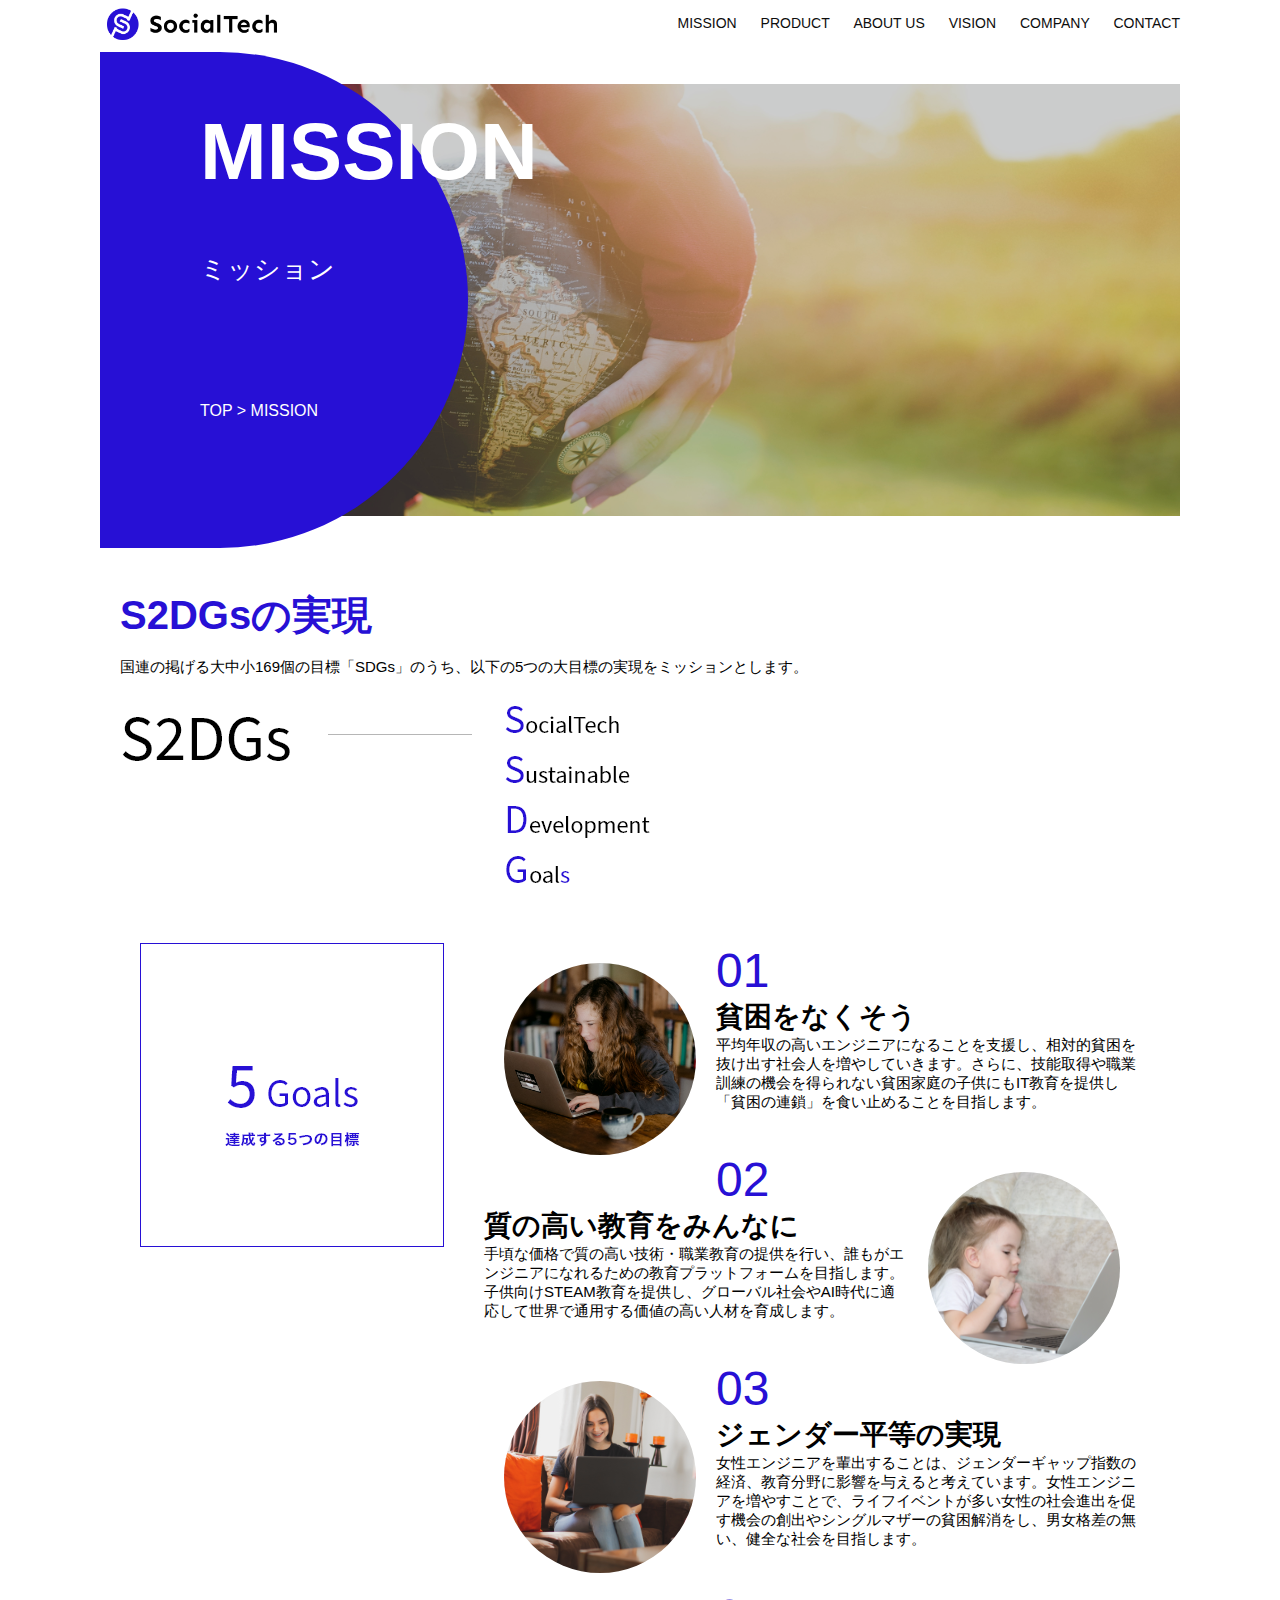
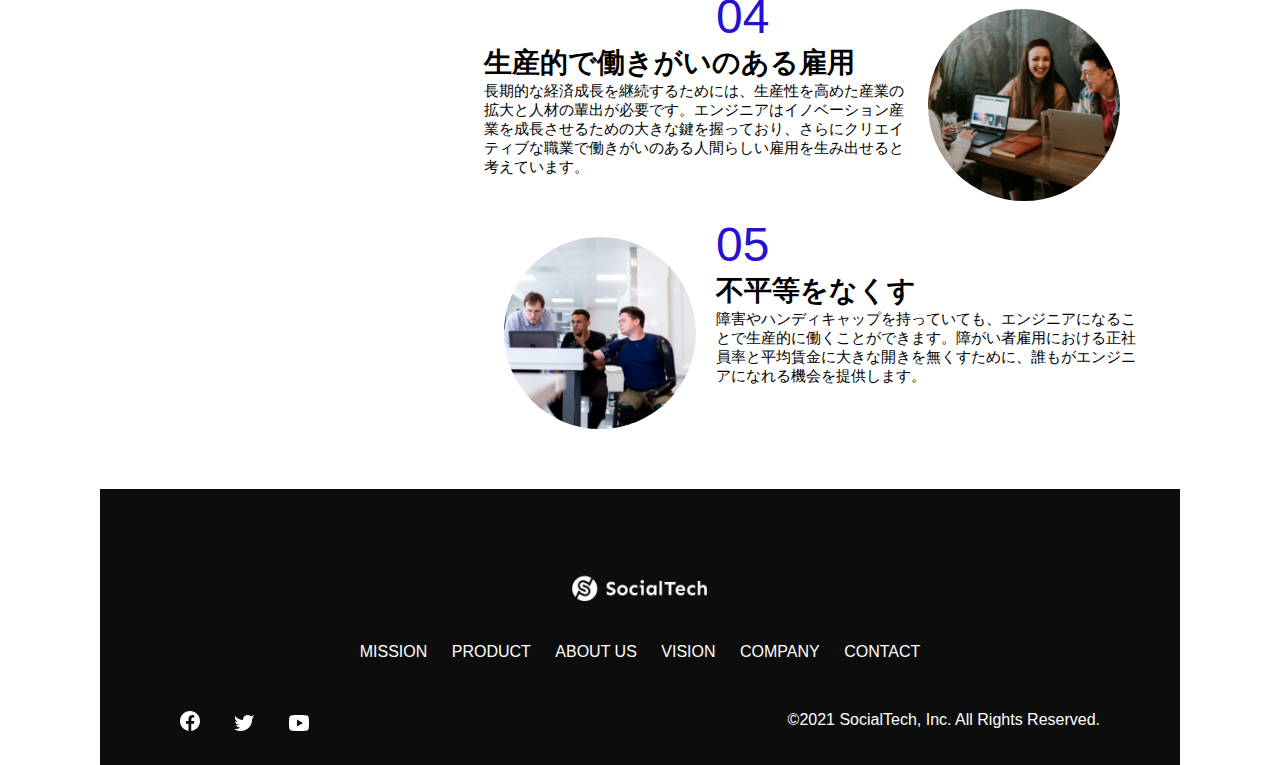
<file: kadai_tutorial_output/mission.html>
<!DOCTYPE html>

<html>
  <head>
    <title>SocialTech - MISSION ミッション -</title>
    <meta charset="utf-8">
    <meta name="description" content="SocialTechが目指す5つの目標（S2DGs）を紹介します。">
    <meta name="viewport" content="width=device-width, initial-scale=1.0">
    <link rel="stylesheet" href="style.css">
  </head>

  <body>
    <header>
      <a href="index.html" id="logo"><img src="images/logo.png" alt="トップページに戻る"></a>
      
      <nav id="nav-pc">
        <a href="mission.html">MISSION</a>
        <a href="product.html">PRODUCT</a>
        <a href="index.html#aboutus">ABOUT US</a>
        <a href="index.html#vision">VISION</a>
        <a href="index.html#contact">COMPANY</a>
        <a href="index.html#cantact">CONTACT</a>
      </nav>
      
      <img id="menu-sp" src="images/button-menu.png" alt="ナビゲーションを開く "onclick="document.getElementById('nav-sp').style.display = 'block'">
      <nav id="nav-sp">
        <img id="close" src="images/button-close.png" alt="ナビゲーションを閉じる" onclick="document.getElementById('nav-sp').style.display = 'none'">
        <a id="logo-sp" href="index.html" onclick="document.getElementById('nav-sp').style.display = 'none'"><img src="images/logo-sp.png" alt="トップページに戻る"></a>
        <a class="menu" href="mission.html" onclick="document.getElementById('nav-sp').style.display = 'none'">MISSION</a>
        <a class="menu" href="product.html" onclick="document.getElementById('nav-sp').style.display = 'none'">PRODUCT</a>
        <a class="menu" href="index.html#aboutus" onclick="document.getElementById('nav-sp').style.display = 'none'">ABOUT US</a>
        <a class="menu" href="index.html#vision" onclick="document.getElementById('nav-sp').style.display = 'none'">VISION</a>
        <a class="menu" href="index.html#company" onclick="document.getElementById('nav-sp').style.display = 'none'">COMPANY</a>
        <a class="menu" href="index.html#contact" onclick="document.getElementById('nav-sp').style.display = 'none'">CONTACT</a>
        <div id="sns">
          <a href="https://www.facebook.com/sejuku2013"><img src="images/button-facebook.png" alt="Fasebookのリンク"></a>
          <a href="https://twitter.com/samuraijuku"><img src="images/button-twitter.png" alt="Twitterのリンク"></a>
          <a href="https://www.youtube.com/channel/UCCFOQO5aDK0xXam4cUQXT8g"><img src="images/button-youtube.png" alt="Youtubeのリンク"></a>
        </div>
      </nav>
    </header>

    <main>
      <article>
        <section id="mission-main">
          <div id="mission-title">
            <h1>MISSION</h1>
            <span>ミッション</span>
            <div>TOP > MISSION</div>
          </div>
        </section>

        <section id="mission-s2dgs">
          <h2 class="mission-h2">S2DGsの実現</h2>
          <p>国連の掲げる大中小169個の目標「SDGs」のうち、以下の5つの大目標の実現をミッションとします。</p>
          <img src="images/mission/mission-s2dgs.png" alt="S2DGs">
        </section>
        <section id="mission-5goals">
          <div>
            <img id="s2dgs-image" src="images/mission/mission-5goals.png" alt="5Goals">
          </div>

          <div>
            <div>
              <img class="fivegoals-image-left" src="images/mission/mission-5goals01.png" alt="PCを操作する女の子">
              <span class="fivegoals-number">01</span>
              <h3 class="fivegoals-h3">貧困をなくそう</h3>
              <p class="fivegoals-p">
                平均年収の高いエンジニアになることを支援し、相対的貧困を抜け出す社会人を増やしていきます。さらに、技能取得や職業訓練の機会を得られない貧困家庭の子供にもIT教育を提供し「貧困の連鎖」を食い止めることを目指します。
              </p>
            </div>

            <div>
              <img class="fivegoals-image-right" src="images/mission/mission-5goals02.png" alt="PCを見つめる小さい女の子">
              <span class="fivegoals-number">02</span>
              <h3 class="fivegoals-h3">質の高い教育をみんなに</h3>
              <p class="fivegoals-p">
                手頃な価格で質の高い技術・職業教育の提供を行い、誰もがエンジニアになれるための教育プラットフォームを目指します。子供向けSTEAM教育を提供し、グローバル社会やAI時代に適応して世界で通用する価値の高い人材を育成します。
              </p>
            </div>

            <div>
              <img class="fivegoals-image-left" src="images/mission/mission-5goals03.png" alt="PCを操作する女性">
              <span class="fivegoals-number">03</span>
              <h3 class="fivegoals-h3">ジェンダー平等の実現</h3>
              <p class="fivegoals-p">
                女性エンジニアを輩出することは、ジェンダーギャップ指数の経済、教育分野に影響を与えると考えています。女性エンジニアを増やすことで、ライフイベントが多い女性の社会進出を促す機会の創出やシングルマザーの貧困解消をし、男女格差の無い、健全な社会を目指します。
              </p>
            </div>

            <div>
              <img class="fivegoals-image-right" src="images/mission/mission-5goals04.png" alt="笑顔で話し合う3人の男女">
              <span class="fivegoals-number">04</span>
              <h3 class="fivegoals-h3">生産的で働きがいのある雇用</h3>
              <p class="fivegoals-p">
                長期的な経済成長を継続するためには、生産性を高めた産業の拡大と人材の輩出が必要です。エンジニアはイノベーション産業を成長させるための大きな鍵を握っており、さらにクリエイティブな職業で働きがいのある人間らしい雇用を生み出せると考えています。
              </p>
            </div>

            <div>
              <img class="fivegoals-image-left" src="images/mission/mission-5goals05.png" alt="障害を持つ男性が生き生きと働く様子">
              <span class="fivegoals-number">05</span>
              <h3 class="fivegoals-h3">不平等をなくす</h3>
              <p class="fivegoals-p">
                障害やハンディキャップを持っていても、エンジニアになることで生産的に働くことができます。障がい者雇用における正社員率と平均賃金に大きな開きを無くすために、誰もがエンジニアになれる機会を提供します。
              </p>
            </div>
          </div>
        </section>
      </article>
      
      <footer>
        <div id="footer-logo">
          <img src="images/logo-sp.png" alt="SocialTech">
        </div> 
          <div id="footer-link">
          <a href="mission.html">MISSION</a>
          <a href="product.html">PRODUCT</a>
          <a href="index.html#aboutus">ABOUT US</a>
          <a href="index.html#vision">VISION</a>
          <a href="index.html#company">COMPANY</a>
          <a href="index.html#contact">CONTACT</a>
        </div>
          <div id="sns-footer">
          <a href="https://www.facebook.com/sejuku2013"><img src="images/button-facebook.png" alt="FaceBookのリンク"></a>
          <a href="https://twitter.com/samuraijuku"><img src="images/button-twitter.png" alt="Twitterのリンク"></a>
          <a href="https://www.youtube.com/channel/UCCFOQO5aDK0xXam4cUQXT8g"><img src="images/button-youtube.png" alt="Youtubeのリンク"></a>
          <span id="copyright">&copy;2021 SocialTech, Inc. All Rights Reserved.</span>
        </div>
      </footer>
    </main>
</body>
</html>
</file>
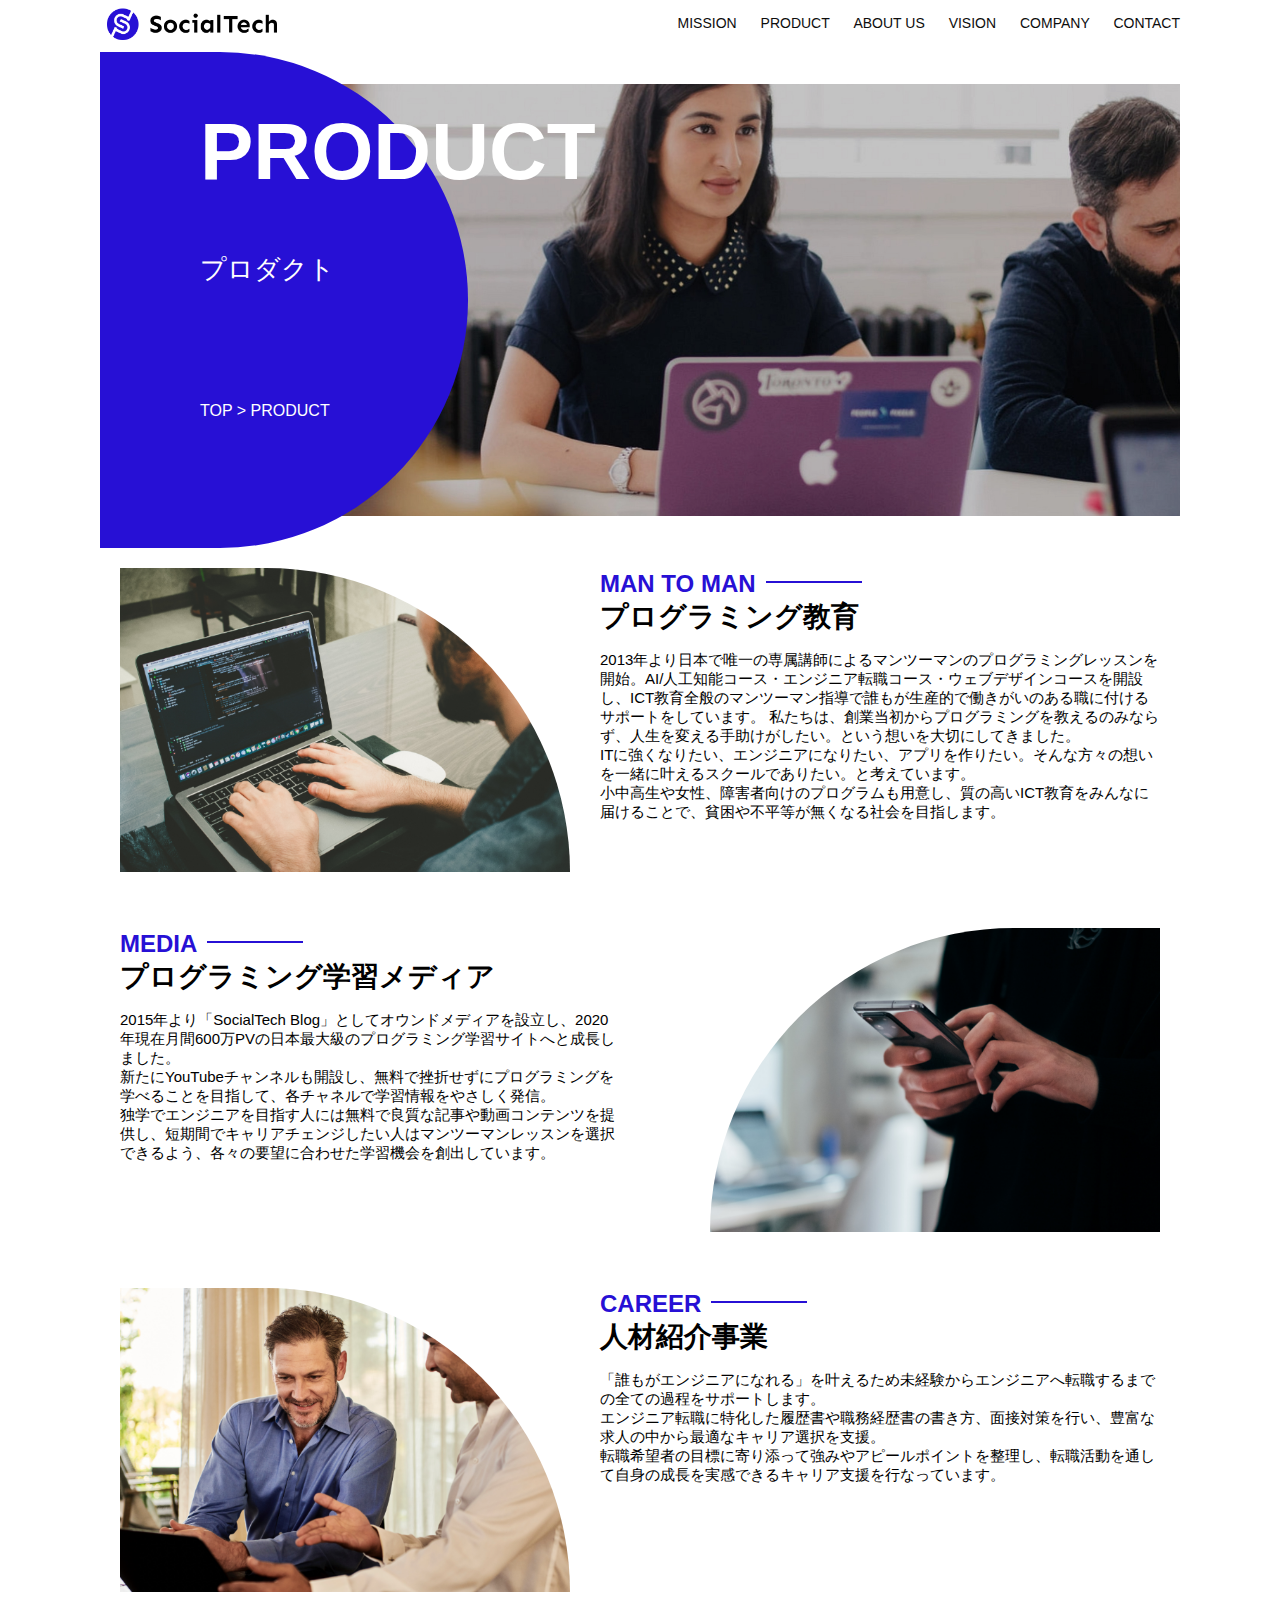
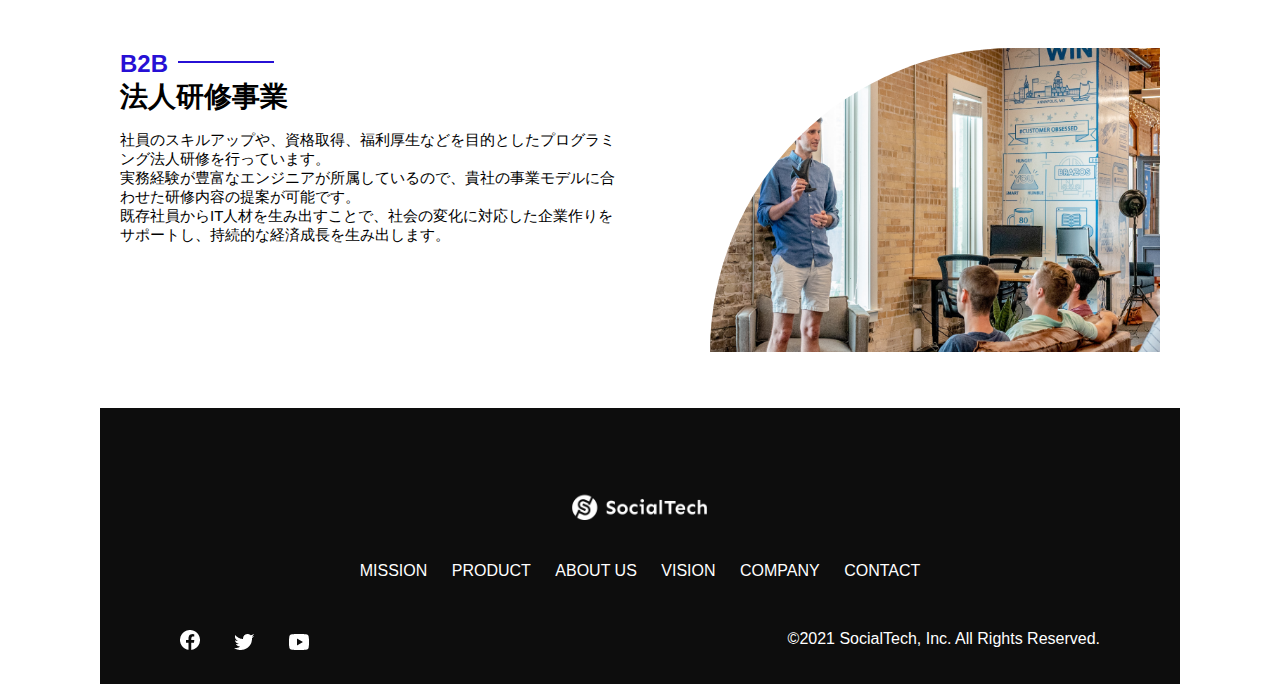
<file: kadai_tutorial_output/product.html>
<!DOCTYPE html>

<html>
  <head>
    <title>SocialTech -PRODUCT プロダクト-</title>
    <meta charset="utf-8">
    <meta name="description" content="SocialTechの4つのプロダクトを紹介します。">
    <meta name="viewport" content="width=device-width, initial-scale=1.0">
    <link rel="stylesheet" href="style.css">
  </head>

  <body>
    <header>
      <a href="index.html" id="logo"><img src="images/logo.png" alt="トップページに戻る"></a>
     
      <nav id="nav-pc">
        <a href="mission.html">MISSION</a>
        <a href="product.html">PRODUCT</a>
        <a href="index.html#aboutus">ABOUT US</a>
        <a href="index.html#vision">VISION</a>
        <a href="index.html#contact">COMPANY</a>
        <a href="index.html#cantact">CONTACT</a>
      </nav>
      
      <img id="menu-sp" src="images/button-menu.png" alt="ナビゲーションを開く "onclick="document.getElementById('nav-sp').style.display = 'block'">
      <nav id="nav-sp">
        <img id="close" src="images/button-close.png" alt="ナビゲーションを閉じる" onclick="document.getElementById('nav-sp').style.display = 'none'">
        <a id="logo-sp" href="index.html" onclick="document.getElementById('nav-sp').style.display = 'none'"><img src="images/logo-sp.png" alt="トップページに戻る"></a>
        <a class="menu" href="mission.html" onclick="document.getElementById('nav-sp').style.display = 'none'">MISSION</a>
        <a class="menu" href="product.html" onclick="document.getElementById('nav-sp').style.display = 'none'">PRODUCT</a>
        <a class="menu" href="index.html#aboutus" onclick="document.getElementById('nav-sp').style.display = 'none'">ABOUT US</a>
        <a class="menu" href="index.html#vision" onclick="document.getElementById('nav-sp').style.display = 'none'">VISION</a>
        <a class="menu" href="index.html#company" onclick="document.getElementById('nav-sp').style.display = 'none'">COMPANY</a>
        <a class="menu" href="index.html#contact" onclick="document.getElementById('nav-sp').style.display = 'none'">CONTACT</a>
        <div id="sns">
          <a href="https://www.facebook.com/sejuku2013"><img src="images/button-facebook.png" alt="Fasebookのリンク"></a>
          <a href="https://twitter.com/samuraijuku"><img src="images/button-twitter.png" alt="Twitterのリンク"></a>
          <a href="https://www.youtube.com/channel/UCCFOQO5aDK0xXam4cUQXT8g"><img src="images/button-youtube.png" alt="Youtubeのリンク"></a>
        </div>
      </nav>
    </header>

    <main>
      <article>
        <section id="product-main">
          <div id="product-title">
            <h1>PRODUCT</h1>
            <span>プロダクト</span>
            <div>TOP > PRODUCT</div>
          </div>
        </section>

        <section class="product-section1">
          <img src="images/product/product-mantoman.png" alt="PCでコードを書く男性">
          <div>
            <h2 class="product-h2">MAN TO MAN</h2>
            <h3 class="product-h3">プログラミング教育</h3>
            <p>
              2013年より日本で唯一の専属講師によるマンツーマンのプログラミングレッスンを開始。AI/人工知能コース・エンジニア転職コース・ウェブデザインコースを開設し、ICT教育全般のマンツーマン指導で誰もが生産的で働きがいのある職に付けるサポートをしています。
              私たちは、創業当初からプログラミングを教えるのみならず、人生を変える手助けがしたい。という想いを大切にしてきました。<br>ITに強くなりたい、エンジニアになりたい、アプリを作りたい。そんな方々の想いを一緒に叶えるスクールでありたい。と考えています。<br>小中高生や女性、障害者向けのプログラムも用意し、質の高いICT教育をみんなに届けることで、貧困や不平等が無くなる社会を目指します。
            </p>
          </div>
        </section>

        <section class="product-section2">
          <div>
            <h2 class="product-h2">MEDIA</h2>
            <h3 class="product-h3">プログラミング学習メディア</h3>
            <p>
              2015年より「SocialTech
              Blog」としてオウンドメディアを設立し、2020年現在月間600万PVの日本最大級のプログラミング学習サイトへと成長しました。<br>新たにYouTubeチャンネルも開設し、無料で挫折せずにプログラミングを学べることを目指して、各チャネルで学習情報をやさしく発信。<br>独学でエンジニアを目指す人には無料で良質な記事や動画コンテンツを提供し、短期間でキャリアチェンジしたい人はマンツーマンレッスンを選択できるよう、各々の要望に合わせた学習機会を創出しています。
            </p>
          </div>

          <img src="images/product/product-media.png" alt="スマートフォンを操作する人">
        </section>

        <section class="product-section1">
          <img src="images/product/product-career.png" alt="笑顔で話し合う2人の男性">
          <div>
            <h2 class="product-h2">CAREER</h2>
            <h3 class="product-h3">人材紹介事業</h3>
            <p>
              「誰もがエンジニアになれる」を叶えるため未経験からエンジニアへ転職するまでの全ての過程をサポートします。<br>エンジニア転職に特化した履歴書や職務経歴書の書き方、面接対策を行い、豊富な求人の中から最適なキャリア選択を支援。<br>転職希望者の目標に寄り添って強みやアピールポイントを整理し、転職活動を通して自身の成長を実感できるキャリア支援を行なっています。<br>
            </p>
          </div>
        </section>

        <section class="product-section2">
          <div>
            <h2 class="product-h2">B2B</h2>
            <h3 class="product-h3">法人研修事業</h3>
            <p>
              社員のスキルアップや、資格取得、福利厚生などを目的としたプログラミング法人研修を行っています。<br>実務経験が豊富なエンジニアが所属しているので、貴社の事業モデルに合わせた研修内容の提案が可能です。<br>既存社員からIT人材を生み出すことで、社会の変化に対応した企業作りをサポートし、持続的な経済成長を生み出します。
            </p>
          </div>
          <img src="images/product/product-b2b.png" alt="講演中の男性とそれを聴く人々">
        </section>
      </article>

      <footer>
        <div id="footer-logo">
          <img src="images/logo-sp.png" alt="SocialTech">
        </div> 

          <div id="footer-link">
          <a href="mission.html">MISSION</a>
          <a href="product.html">PRODUCT</a>
          <a href="index.html#aboutus">ABOUT US</a>
          <a href="index.html#vision">VISION</a>
          <a href="index.html#company">COMPANY</a>
          <a href="index.html#contact">CONTACT</a>
        </div>
        
          <div id="sns-footer">
          <a href="https://www.facebook.com/sejuku2013"><img src="images/button-facebook.png" alt="FaceBookのリンク"></a>
          <a href="https://twitter.com/samuraijuku"><img src="images/button-twitter.png" alt="Twitterのリンク"></a>
          <a href="https://www.youtube.com/channel/UCCFOQO5aDK0xXam4cUQXT8g"><img src="images/button-youtube.png" alt="Youtubeのリンク"></a>
          <span id="copyright">&copy;2021 SocialTech, Inc. All Rights Reserved.</span>
        </div>
      </footer>
    </main>
</body>
</html>
</file>
<file: kadai_012/style.css>
/* PC、スマホ共通スタイル */
body {
  font-family: "Source Sans Pro", "Hiragino Kaku Gothic ProN", Meiryo, Arial,
    sans-serif;
}

p {
  font-size: 15px;
}

/*================
PC用のスタイル 
=================*/
/* 横幅設定 */
body {
  max-width: 1080px;
  min-width: 960px;
  margin: 0 auto 0 auto;
}

/* ヘッダー */
header {
  display: flex;
  justify-content: space-between;
}

/* ナビゲーションのレイアウト */
#nav-pc {
  text-align: right;
  font-size: 14px;
  padding-top: 15px;
}

/* ナビゲーションのリンクの装飾設定 */
#nav-pc>a {
  text-decoration: none;
  margin-left: 20px;
}

#nav-pc>a:link {
  color: #0d0d0d;
}

#nav-pc>a:visited {
  color: #0d0d0d;
}

#nav-pc>a:hover {
  color: #0d0d0d;
  text-decoration: underline;
}

#nav-pc>a:active {
  color: #0d0d0d;
}

/* メインビジュアル*/
#main-visual {
  position: relative;
  height: 400px;
}

#main-message {
  position: absolute;
  top: 0;
  left: 0;
  background-color: #2710d5;
  color: #ffffff;
  border-radius: 0 0 476px 0;
  max-width: 620px;
  height: 100%;
  width: 100%;
  z-index: 11;
}

#main-message>h1 {
  font-size: 60px;
  font-weight: bold;
  margin: 100px 0 0 50px;
}

#main-message>p {
  font-size: 28px;
  margin: 0 0 0 50px;
}

#main-visual>img {
  max-width: 620px;
  border-radius: 476px 0 0 0;
  position: absolute;
  top: 0;
  right: 0;
  z-index: 10;
}

/* 見出し */
h2 {
  margin: 40px 0 0 0;
}

h2::after {
  content: url("images/line.png");
  margin-left: 10px;
}

h3 {
  font-size: 27px;
}

/* ミッション */
#mission {
  margin: 80px auto 80px auto;
  width: 100%;
}

#mission-flex {
  width: 100%;
  display: flex;
}

#mission-flex > div {
  width: 50%;
  margin: 20px;
}

#mission-photo {
  width: 100%;
}

#s2dgs {
  margin-top: 50px;
}

/* プロダクト */
#product {
  background-color: #fafafa;
  width: 100%;
  margin: 80px 0 80px 0;
  padding: 10px 40px 0px 40px;
}

/* 外枠 */
#product > div {
  margin-top: 40px;
  display: flex;
}

/* 左のカラム */
#product-left {
  width: 50%;
  margin-right: 20px;
}

/* 右のカラム */
#product-right {
  width: 50%;
  margin-left: 20px;
  margin-top: 80px;
}

/* 画像＋説明の枠 */
#product-left>div {
  position: relative;
  height: 480px;
  margin-right: 20px;
}

#product-right>div {
  position: relative;
  height: 480px;
  margin-left: 20px;
}

/* 画像 */
.product-photo {
  width: 100%;
}

/* 説明文の枠 */
.product-explain {
  background-color: #ffffff;
  position: absolute;
  left: 0;
  top: 280px;
  margin: 0 40px 0 40px;
  padding: 20px;
  box-shadow: 5px 5px 10px rgba(0, 0, 0, 0.05);
}

/* 説明文の英語 */
.product-explain>span {
  color: #2710d5;
  font-weight: bold;
  font-size: 16px;
  margin: 0;
}

/* 説明文の見出し */
.product-explain>h3 {
  margin: 5px 0 5px 0;
}

/* 説明文 */
.product-explain>p {
  margin: 0;
}

/* 「もっとみる」ボタン */
#product-more {
  margin: 0 auto -42px auto;
}

/* ABOUT US */
#aboutus {
  margin: 80px auto 80px auto;
}

/* 3つの組織文化と画像を入れる枠 */
#aboutus>div {
  display: flex;
}

/* 画像 */
.culture-img {
  width: 100%;
  align-self: flex-start;
}

.culture-img2 {
  margin-top: 50px;
  width: 100%;
}

/* 3つの組織文化の表 */
.culture-table {
  max-width: 500px;
  margin-right: 50px;
}

/* 番号 */
.culture-num {
  font-size: 80px;
  color: #2710d5;
  margin: 0 20px 0 0;
}

/* 組織文化英語 */
.culture-en {
  color: #2710d5;
  font-weight: bold;
  font-size: 24px;
  display: block;
}

/* 組織文化日本語 */
.culture-jp {
  font-size: 28px;
  font-weight: bold;
}

/* 説明文 */
.culture-description {
  margin: 0;
}

/* ビジョン */
#vision {
  margin: 80px auto 80px auto;
}

/* セクション内の外枠 */
#vision>div {
  width: 100%;
  display: flex;
  justify-content: space-between;
  flex-wrap: wrap;
}

/* 7つの行動指針の枠 */
.vision-box {
  width: 300px;
  height: 300px;
  margin-bottom: 30px;
  position: relative;
}

.vision-box>img {
  width: 100%;
  height: auto;
  position: absolute;
  top: 0;
  left: 0;
  z-index: 30;
}

.vision-box>span {
  position: absolute;
  top: 0;
  left: 0;
  z-index: 31;
  margin-right: 20px;
}

.vision-box>span>h4 {
  color: #2710d5;
  font-size: 19px;
  margin: 80px 0 0 0;
  Ï
}

.vision-box>span>h4::first-letter {
  font-size: 40px;
}

.vision-box>span>h5 {
  font-size: 20px;
  margin: 0 0 0 0;
}

.vision-box>span>p {
  margin: 10px 0 0 0;
}


/* Cases */
#cases {
  margin: 40px 0 40px 0;
  width: 100%;
}

ul {
  display: flex;
  list-style-type:none;    
}

li {
  width: 33%;
  margin: 20px;
}

.case-card {
  background-color: #ffffff;
  min-height: 400px;
  box-shadow: 5px 5px 15px rgba(0,0,0,0.2)
}



.case-img {
  width: 100%;
}

.case-info {
  padding: 10px 20px 10px 20px;
}

.case-name {
  color: #2710d5;
  font-size: 19px;
}

.cese-content {
  font-size: 14px;
}






/* 会社概要 */
#company {
  margin: 80px auto 80px auto;
}

#company-table {
  width: 100%;
}

.tableheader {
  text-align: left;
  padding: 20px;
  border-bottom-color: #2710d5;
  border-bottom-width: 1px;
  border-bottom-style: solid;
  width: 100px;
}

.tableheader-first {
  text-align: left;
  padding: 20px;
  border-bottom-color: #2710d5;
  border-bottom-width: 1px;
  border-bottom-style: solid;
  border-top-color: #2710d5;
  border-top-width: 1px;
  border-top-style: solid;
  width: 100px;
}

.cell {
  padding: 30px;
  border-bottom-color: #ececec;
  border-bottom-width: 1px;
  border-bottom-style: solid;
}

.cell-first {
  padding: 30px;
  border-bottom-color: #ececec;
  border-bottom-width: 1px;
  border-bottom-style: solid;
  border-top-color: #ececec;
  border-top-width: 1px;
  border-top-style: solid;
}

#company>iframe {
  width: 100%;
  height: 368px;
  margin-top: 40px;
}

/* お問い合わせ */
#contact {
  margin: 80px auto 80px auto;
}

/* 外枠 */
#contact>form>div {
  display: flex;
  flex-direction: row;
  flex-wrap: wrap;
  padding-bottom: 30px;
}

/* 左列の見出し */
.contact-heading {
  width: 240px;
  align-self: center;
}

/* 見出しのラベル */
.contact-label {
  font-weight: bold;
}

/* 必須 */
.contact-span {
  color: #ce2222;
  margin: 0 0 0 20px;
  font-weight: bold;
}

/* テキストボックス */
.contact-textbox {
  border-top: 0;
  border-left: 0;
  border-right: 0;
  border-bottom-width: 1px;
  border-bottom-color: #707070;
  border-bottom-style: solid;
  background-color: #fafafa;
  width: 400px;
  height: 56px;
}

/* お問い合わせ内容のテキストエリア */
.contact-textarea {
  border-top: 0;
  border-left: 0;
  border-right: 0;
  border-bottom-width: 1px;
  border-bottom-color: #707070;
  border-bottom-style: solid;
  background-color: #fafafa;
  width: 400px;
  height: 200px;
}

/* 個人情報の取り扱い */
details {
  width: 700px;
}

details>div {
  background-color: #fafafa;
  padding: 20px;
}

details>div>span {
  font-weight: bold;
}

/* フッター */
footer {
  background-color: #0d0d0d;
  text-align: center;
  padding: 80px 80px 30px 80px;
}

#footer-logo {
  margin-bottom: 30px;
}

#footer-link {
  margin-bottom: 50px;
}
#footer-link > a {
  text-decoration: none;
  margin: 10px;
}
#footer-link > a:link {
  color: #ffffff;
}
#footer-link > a:visited {
  color: #ffffff;
}
#footer-link > a:hover {
  color: #ffffff;
  text-decoration: underline;
}
#footer-link > a:active {
  color: #ffffff;
}

#sns-footer {
  text-align: left;
  width: 100%;
}

#sns-footer > a {
  margin-right: 30px;
}

#copyright {
  color: #ffffff;
  float: right;
}
</file>
<file: kadai_013/style.css>
/* PC、スマホ共通スタイル */
body {
  font-family: "Source Sans Pro", "Hiragino Kaku Gothic ProN", Meiryo, Arial,
    sans-serif;
}

p {
  font-size: 15px;
}

#main-visual>img {
  width: 100%;
}


@media screen and (min-width: 768px) {
  /* 横幅設定 */
  body {
    max-width: 1080px;
    min-width: 960px;
    margin: 0 auto 0 auto;
  }

  /* ヘッダー */
  header {
    display: flex;
    justify-content: space-between;
  }

  /* ナビゲーションのレイアウト */
  #nav-pc {
    text-align: right;
    font-size: 14px;
    padding-top: 15px;
  }

  /* ナビゲーションのリンクの装飾設定 */
  #nav-pc>a {
    text-decoration: none;
    margin-left: 20px;
  }

  #nav-pc>a:link {
    color: #0d0d0d;
  }

  #nav-pc>a:visited {
    color: #0d0d0d;
  }

  #nav-pc>a:hover {
    color: #0d0d0d;
    text-decoration: underline;
  }

  #nav-pc>a:active {
    color: #0d0d0d;
  }

  /* SP用のナビゲーションを非表示  */

  #menu-sp{
    display: none;
  }

  #nav-sp{
    display: none;
  }

}


@media screen and (max-width : 767px) {
  
body{
  min-width: 375px;
  margin: 0;
}

#nav-pc{
  display: none;
}

#menu-sp{
  float: right;
  padding: 0;
}

#nav-sp{
  background-color: #ce933e;
  position: absolute;
  left: 0;
  top: 0;
  height: 100%;
  width: 100%;
  display: none;  /* 初期値？ */
  z-index: 100;
}

#close{
  position: absolute;
  top: 20px;
  right: 20px;
}

#logo-sp{
  margin: 80px 0 30px 20px;
}

#nav-sp > a{
  display: block;
}

#nav-sp > a:link{
  color: #ffffff;
}

#nav-sp > a:visited{
  color: #ffffff;
}

#nav-sp > a:hover{
  color: #ffffff;
  text-decoration: underline;
}

#nav-sp > a:active{
  color: #ffffff;
}

#nav-sp > .menu{
  text-decoration: none;
  display: block;
  margin: 0 20px;
  height: 44px;
  font-size: 16px;
  background-image: url(images/arrow.png);
  background-repeat: no-repeat;
  background-position: right top;
}
}
</file>
<file: kadai_tutorial_output/style.css>
body {
  font-family: "Source Sans Pro", "Hiragino Kaku Gothic ProN", Meiryo, Arial, sans-serif;
}
p {
  font-size: 15px;
}

@media screen and (min-width: 768px) {
  
body {
  max-width: 1080px;
  min-width: 960px;
  margin: 0 auto 0 auto;
}
header {
  display: flex;
  justify-content: space-between;
}
#nav-pc {
  text-align: right;
  font-size: 14px;
  padding-top: 15px;
}
#nav-pc > a {
  text-decoration: none;
  margin-left: 20px;
}
#nav-pc > a:link {
  color: #0d0d0d;
}
#nav-pc > a:visited {
  color: #0d0d0d;
}
#nav-pc > a:hover {
  color: #0d0d0d;
  text-decoration: underline;
}
#nav-pc > a:active {
  color: #0d0d0d;
}

#main-visual {
  position: relative;
  height: 400px;
}
#main-message {
  position: absolute;
  top: 0;
  left: 0;
  background-color: #2710d5;
  color: #ffffff;
  border-radius: 0 0 467px 0;
  max-width: 620px;
  height: 100%;
  width: 100%;
  z-index: 11;
}
#main-message > h1 {
  font-size: 60px;
  font-weight: bold;
  margin: 100px 0 0 50px;
}
#main-message > p {
  font-size: 28px;
  margin: 0 0 0 50px;
}
#main-visual > img {
  max-width: 620px;
  border-radius: 476px 0 0 0;
  position: absolute;
  top: 0;
  right: 0;
  z-index: 10;
}

h2 {
  margin: 40px 0 0 0;
}
h2::after {
  content:url(images/line.png);
  margin-left: 10px;
}
h3 {
  font-size: 27px;
}

#mission {
  margin: 80px auto 80px auto;
  width: 100%;
}
#mission-flex {
  width: 100%;
  display: flex;
}
#mission-flex > div {
  width: 50%;
  margin: 20px;
}
#mission-photo {
  width: 100%;
}
#s2dgs {
  margin-top: 50px;
  width: 100%;
}

#product {
  background-color: #fafafa;
  width: 100%;
  margin: 80px 0 80px 0;
  padding: 10px 40px 0px 40px;
}

#product > div {
  margin-top: 40px;
  display: flex;
}

#product-left {
  width: 50%;
  margin-right: 20px;
}

#product-right {
  width: 50%;
  margin-left: 20px;
  margin-top: 80px;
}

#product-left > div {
  position: relative;
  height: 480px;
  margin-right: 20px;
}
#product-right > div {
  position: relative;
  height: 480px;
  margin-left: 20px;
}
.product-photo {
  width: 100%;
}

.product-explain {
  background-color: #ffffff;
  position: absolute;
  left: 0;
  top: 280px;
  margin: 0 40px 0 40px;
  padding: 20px;
  box-shadow: 5px 5px 10px rgba(0, 0, 0, 0.05);
}

.product-explain > span {
  color: #2710d5;
  font-weight: bold;
  font-size: 16px;
  margin: 0;
}

.product-explain > h3 {
  font-size: 20px;
  margin: 5px 0 5px 0;
}

.product-explain > p {
  font-size: 14px;
  margin: 0;
}

#product-more {
  margin: 0 auto -42px auto;
}

#aboutus {
  margin: 80px auto 80px auto;
}
#aboutus > div {
  display: flex;
}

.culture-img {
  width: 100%;
  align-self: flex-start;
}
.culture-img2 {
  margin-top: 50px;
  width: 100%;
}
.culture-table {
  max-width: 500px;
  margin-right: 50px; 
}

.culture-num {
  font-size: 80px;
  color: #2710d5;
  margin: 0 20px 0 0;
}

.culture-en {
  color: #2710d5;
  font-weight: bold;
  font-size: 24px;
  display: block;
}

.culture-jp {
  font-size: 28px;
  font-weight: bold;
}

.culture-description {
  margin: 0;
}

#vision {
  margin: 80px auto 80px auto;
}
#vision > div {
  width: 100%;
  display: flex;
  justify-content: space-between;
  flex-wrap: wrap;
}
.vision-box {
  width: 300px;
  height: 300px;
  margin-bottom: 30px;
  position: relative;
}
.vision-box > img {
  width: 100%;
  height: auto;
  position: absolute;
  top: 0;
  left: 0;
  z-index: 30;
}
.vision-box > span {
  position: absolute;
  top: 0;
  left: 0;
  z-index: 31;
  margin-right: 20px;
}
.vision-box > span > h4 {
  color: #2710d5;
  font-size: 19px;
  margin: 80px 0 0 0;
}
.vision-box > span > h4::first-letter {
  font-size: 40px;
}
.vision-box > span > h5 {
  font-size: 20px;
  margin: 0 0 0 0;
}
.vision-box > span > p {
  margin: 10px 0 0 0;
}

#company {
  margin: 80px auto 80px auto;
}
.tableheader {
  text-align: left;
  padding: 20px;
  border-bottom-color: #2710d5;
  border-bottom-width: 1px;
  border-bottom-style: solid;
  width: 100px;
}
.tableheader-first {
  text-align: left;
  padding: 20px;
  border-bottom-color: #2710d5;
  border-bottom-width: 1px;
  border-bottom-style: solid;
  border-top-color: #2710d5;
  border-top-width: 1px;
  border-top-style: solid;
  width: 100px;
}
.cell {
  padding: 30px;
  border-bottom-color: #ececec;
  border-bottom-width: 1px;
  border-bottom-style: solid;
}
.cell-first {
  padding: 30px;
  border-bottom-color: #ececec;
  border-bottom-width: 1px;
  border-bottom-style: solid;
  border-top-color: #ececec;
  border-top-width: 1px;
  border-top-style: solid;
}
#company > iframe {
  width: 100%;
  height: 368px;
  margin-top: 40px;
}

#contact {
  margin: 80px auto 80px auto;
}
#contact > form > div {
  display: flex;
  flex-direction: row;
  flex-wrap: wrap;
  padding-bottom: 30px;
}
.contact-heading {
  width: 240px;
  align-self: center;
}
.contact-label {
  font-weight: bold;
}
.contact-span {
  color: #ce2222;
  margin: 0 0 0 20px;
  font-weight: bold;
}
.contact-textbox {
  border-top: 0;
  border-left: 0;
  border-right: 0;
  border-bottom-width: 1px;
  border-bottom-color: #707070;
  border-bottom-style: solid;
  background-color: #fafafa;
  width: 400px;
  height: 56px;
}
.contact-textarea {
  border-top: 0;
  border-left: 0;
  border-right: 0;
  border-bottom-width: 1px;
  border-bottom-color: #707070;
  border-bottom-style: solid;
  background-color: #fafafa;
  width: 400px;
  height: 200px;
}
details {
  width: 700px;
}
details > div {
  background-color: #fafafa;
  padding: 20px;
}
details > div > span {
  font-weight: bold;
}

footer {
  background-color: #0d0d0d;
  text-align: center;
  padding: 80px 80px 30px 80px;
}
#footer-logo {
  margin-bottom: 30px;
}
#footer-link {
  margin-bottom: 50px;
}
#footer-link > a {
  text-decoration: none;
  margin: 10px;
}
#footer-link > a:link {
  color: #ffffff;
}
#footer-link > a:visited {
  color: #ffffff;
}
#footer-link > a:hover {
  color: #ffffff;
  text-decoration: underline;
}
#footer-link > a:active {
  color: #ffffff;
}
#sns-footer {
  text-align: left;
  width: 100%;
}
#sns-footer > a {
  margin-right: 30px;
}
#copyright {
  color: #ffffff;
  float: right;
}
#menu-sp,
#nav-sp {
  display: none;
  }
 
  #mission-main {
    height: 496px;
    width: 100%;
    background-image: url(images/mission/mission-main.png);
    background-repeat: no-repeat;
    background-position-y: center;
  }
  #mission-title {
    background-color: #2710d5;
    width: 368px;
    color: #ffffff;
    height: 496px;
    border-radius: 0 248px 248px 0;
    position: relative;
  }
  #mission-title > h1 {
    position: absolute;
    top: 0;
    left: 100px;
    font-size: 80px;
  }
  #mission-title > span {
    position: absolute;
    top: 200px;
    left: 100px;
    font-size: 26px;
  }
  #mission-title > div {
    position: absolute;
    top: 350px;
    left: 100px;
    font-size: 16px;
  }
  #mission-s2dgs {
    width: 100%;
    margin: 20px;
  }
  .mission-h2 {
    color: #2710d5;
    font-size: 40px;
  }
  .mission-h2::after {
    content: none;
  }
  #mission-5goals {
    margin: 20px;
    display: flex;
  }
  #mission-5goals > div {
    flex-grow: 1;
    padding: 20px;
  }
  #mission-5goals > div > div {
    margin-bottom: 40px;
  }
  .fivegoals-image-right {
    float: right;
    margin: 20px;
  }
  .fivegoals-image-left {
    float: left;
    margin: 20px;
  }
  .fivegoals-number {
    color: #2710d5;
    font-size: 48px;
    margin: 0;
  }
  .fivegoals-h3 {
    font-size: 28px;
    margin: 0;
  }
  .fivegoals-p {
    margin: 0;
  }
  
  #product-main {
    height: 496px;
    width: 100%;
    background-image: url(images/product/product-main.png);
    background-repeat: no-repeat;
    background-position-y: center;
  }
  #product-title {
    background-color: #2710d5;
    width: 368px;
    color: #ffffff;
    height: 496px;
    border-radius: 0 248px 248px 0;
    position: relative;
  }
  #product-title > h1 {
    position: absolute;
    top: 0;
    left: 100px;
    font-size: 80px;
  }
  #product-title > span {
    position: absolute;
    top: 200px;
    left: 100px;
    font-size: 26px;
  }
  #product-title > div {
    position: absolute;
    top: 350px;
    left: 100px;
    font-size: 16px;
  }
  .product-section1 {
    position: relative;
    margin: 20px;
    height: 340px;
  }
  .product-section1 > img {
    position: absolute;
    top: 0;
    left: 0;
    width: 450px;
    margin: 0 40px 30px 0;
    border-radius: 0 432px 0 0;
  }
  .product-section1 > div {
    position: absolute;
    top: 0;
    left: 480px;
  }
  .product-section2 {
    position: relative;
    margin: 20px;
    height: 340px;
  }
  .product-section2 > img {
    position: absolute;
    top: 0;
    right: 0;
    width: 450px;
    margin: 0 0 30px 40px;
    border-radius: 432px 0 0 0;
  }
  .product-section2 > div {
    width: 500px;
    position: absolute;
    top: 0;
    left: 0;
  }
  .product-h2 {
    color: #2710d5;
    font-size: 24px;
    margin: 0;
  }
  .product-h3 {
    font-size: 28px;
    margin: 0;
  }
}


@media screen and (max-width: 767px) {
  body {
    min-width: 375px;
    margin: 0;
  }
  #nav-pc {
    display: none;
  }
  #menu-sp {
    float: right;
    padding: 0;
  }
  #nav-sp {
    background-color: #2710d5;
    position: absolute;
    left: 0;
    top: 0;
    height: 100%;
    width: 100%;
    display: none;
    z-index: 100;
  }
  #close {
    position: absolute;
    top: 20px;
    right: 20px;
  }
  #logo-sp {
    margin: 80px 0 30px 20px;
  }
  #nav-sp > a {
    display: block;
  }
  #nav-sp a:link {
    color: #ffffff;
  }
  #nav-sp > a:visited {
    color: #ffffff;
  }
  #nav-sp > a:hover {
    color: #ffffff;
    text-decoration: underline;
  }
  #nav-sp > a:active {
    color: #ffffff;
  }
  #nav-sp > .menu {
    text-decoration: none;
    display: block;
    margin: 0 20px 0 20px;
    height: 44px;
    font-size: 16px;
    background-image: url("images/arrow.png");
    background-repeat: no-repeat;
    background-position: right top;
  }
  #sns {
    position: absolute;
    bottom: 20px;
    left: 20px;  
  }
  #sns > a {
    margin-right: 30px;
  }
  #main-visual {
    position: relative;
    height: 470px;
    width: 100%;
    overflow: hidden;
  }
  #main-visual > div {
    position: absolute;
    top: 0;
    left: 0;
    background-color: #2710d5;
    color: white;
    border-radius: 0 0 476px 0;
    text-align: center;
    height: 280px;
    width: 100%;
    z-index: 11;
  }
  #main-visual > div > h1 {
    font-size: 28px;
    margin: 90px 0 0 0;
  }
  #main-visual > div > p {
    margin: 0;
  }
  #main-visual > img {
    width: 100%;
    border-radius: 476px 0 0 0;
    z-index: 10;
    position: absolute;
    bottom: 0;
    right: 0;
  }
  h2::after {
    content: url(images/line.png);
    margin-left: 10px;
  }
  h3 {
    font-size: 24px;
    margin: 10px 0 0 0;
  }
  #mission {
    margin: 20px;
  }
  #mission-photo {
    width: 100%;
  }
  #s2dgs {
    width: 100%;
  }
  #product {
    background-color: #fafafa;
    padding-top: 10px;
  }
  #product h2 {
    margin-left: 20px;
  }
  #product-left,
  #product-right {
    margin-right: 20px;
    margin-left: 20px;
  }
  #product-left > div,
  #product-right > div {
    position: relative;
    height: 540px;
  }
  .product-explain {
    background-color: #ffffff;
    position: absolute;
    left: 0;
    bottom: 50px;
    padding: 20px;
    box-shadow: rgba(0, 0, 0, 0.05);
  }
  .product-explain > span {
    color: #2710d5;
    font-weight: bold;
    font-size: 16px;
    margin: 0;
  }
  .product-explain > h3 {
    margin: 10px 0 10px 0;
  }
  .product-photo {
    width: 100%;
  }
  #product-more > img {
    margin: 0 0 -42px 20px;
  }
  #aboutus {
    margin: 80px 20px 80px 20px;
  }
  #aboutus > div {
    display: flex;
    flex-direction: column;
  }
  .culture-table {
    width: 100%;
    padding-right: 20px;
    order: 2;
  }
  .culture-img {
    width: 100%;
    order: 1;
  }
  .culture-img2 {
    width: 100%;
  }
  .culture-num {
    font-size: 80px;
    color: #2710d5;
  }
  .culture-en {
    color: #2710d5;
    font-weight: bold;
    font-size: 24px;
    display: block;
  }
  .culture-jp {
    display: block;
  }
  .culture-description {
    margin: 0;
  }
  #vision {
    margin: 80px 20px 80px 20px;
  }
  .vision-box {
    width: 300px;
    height: 300px;
    margin-bottom: 30px;
    position: relative;
  }
  .vision-box > img {
    width: 100%;
    height: auto;
    position: absolute;
    top: 0;
    left: 0;
    z-index: 30;
  }
  .vision-box > span {
    position: absolute;
    top: 0;
    left: 0;
    z-index: 31;
    margin-right: 20px;
  }

  .vision-box > span > h4 {
    color: #2710d5;
    font-size: 19px;
    margin: 60px 0 0 0;
  }

  .vision-box > span > h5 {
    font-size: 20px;
    margin: 0 0 0 0;
  }
  .vision-box > span > p {
    margin: 10px 0 0 0;
  }
  #company {
    margin: 0 20px 0 20px;
  }
  #company > h3 {
    margin-bottom: 20px;
  }
  #company > table {
    width: 100%;
  }
  .tableheader-first {
    text-align: left;
    padding: 20px;
    border-bottom-color: #2710d5;
    border-bottom-width: 1px;
    border-bottom-style: solid;
    border-top-color: #2710d5;
    border-top-width: 1px;
    border-top-style: solid;
    width: 50px;
  }
  .tableheader {
    text-align: center;
    padding: 20px;
    border-bottom-color: #2710d5;
    border-bottom-width: 1px;
    border-bottom-style: solid;
    width: 50px;
  }
  .cell {
    padding: 20px;
    border-bottom-color: #ececec;
    border-bottom-width: 1px;
    border-bottom-style: solid;
  }
  .cell-first {
    padding: 20px;
    border-bottom-color: #ececec;
    border-bottom-width: 1px;
    border-bottom-style: solid;
    border-top-color: #ececec;
    border-top-width: 1px;
    border-top-style: solid;
  }
  #company > iframe {
    width: 100%;
    height: 240px;
    margin: 40px 0 0 0;
  }
  #contact {
    margin: 80px 20px 80px 20px;
  }
  #contact > h3 {
    margin-bottom: 20px;
  }
  #contact > form > div {
    margin-bottom: 20px;
  }
  .contact-heading {
    margin-bottom: 20px;
  }
  .contact-label {
    font-weight: bold;
  }
  .contact-span {
    color: #ce2222;
    margin: 0 0 0 20px;
    font-weight: bold;
  }
  .contact-textbox {
    height: 56px;
    border-top: 0;
    border-left: 0;
    border-right: 0;
    background-color: #fafafa;
    border-bottom-color: #707070;
    border-bottom-width: 1px;
    border-block-start-style: solid;
    min-width: 300px;
    width: 100%;
  }
  .contact-textarea {
    height: 150px;
    border-top: 0;
    border-left: 0;
    border-right: 0;
    background-color: #fafafa;
    width: 100%;
  }
  .radiobutton {
    margin-bottom: 20px;
  }
  .radiobutton + label::after {
    content: "\A";
    white-space: pre;
  }
  footer {
    background-color: #0d0d0d;
    padding: 30px 20px 50px 20px;
  }
  #footer-logo {
    margin-bottom: 30px;
  }
  #footer-link {
    margin-bottom: 50px;
  }
  #footer-link > a {
    text-decoration: none;
    margin: 0 0 20px 30px;
    display: block;
    background-image: url(images/arrow.png);
    background-repeat: no-repeat;
    background-position: right top;
  }
  #footer-link > a:link {
    color: #ffffff;
  }
  #footer-link > a:visited {
    color: #ffffff;
  }
  #footer-link > a:hover {
    color: #ffffff;
    text-decoration: underline;
  }
  #footer-link > a:active {
    color: #ffffff;
  }
  #sns-footer > a {
    margin-right: 30px;
  }
  #copyright {
    font-size: 12px;
    display: block;
    margin-top: 30px;
    color: #ffffff;
  }

  #mission-main {
    height: 256px;
    width: 100%;
    background-image: url(images/mission/mission-main.png);
    background-repeat: no-repeat;
    background-position-y: center;
    background-size: auto 208px;
  }
  #mission-title {
    background-color: #2710d5;
    width: 136px;
    color: #ffffff;
    height: 256px;
    border-radius: 0 248px 248px 0;
    position: relative;
  }
  #mission-title > h1 {
    position: absolute;
    top: 0;
    left: 20px;
    font-size: 40px;
  }
  #mission-title > span {
    position: absolute;
    top: 110px;
    left: 20px;
    font-size: 18px;
  }
  #mission-title > div {
    position: absolute;
    top: 180px;
    left: 20px;
    font-size: 13px;
  }
  #mission-s2dgs {
    margin: 20px;
  }
  .mission-h2 {
    color: #2710d5;
    font-size: 38px;
  }
  .mission-h2::after {
    content: none;
  }
  #mission-s2dgs > img {
    width: 100%;
  }
  #mission-5goals {
    margin: 20px 20px 20px 20px;
  }
  #mission-5goals > div > div {
    margin-bottom: 40px;
  }
  #s2dgs-image {
    width: 100%;
  }
  .fivegoals-image-right {
    margin: 20px auto 20px auto;
    display: block;
  }
  .fivegoals-image-left {
    margin: 20px auto 20px auto;
    display: block;
  }
  .fivegoals-number {
    color: #2710d5;
    font-size: 48px;
    margin: 0;
  }
  .fivegoals-h3 {
    font-size: 28px;
    margin: 0;
  }
  .fivegoals-p {
    margin: 0;
  }
  #product-main {
    height: 256px;
    width: 100%;
    background-image: url(images/product/product-main.png);
    background-repeat: no-repeat;
    background-position-y: center;
    background-size: auto 208px;
  }
  #product-title {
    background-color: #2710d5;
    width: 136px;
    color: #ffffff;
    height: 256px;
    border-radius: 0 248px 248px 0;
    position: relative;
  }
  #product-title > h1 {
    position: absolute;
    top: 0;
    left: 20px;
    font-size: 40px;
  }
  #product-title > span {
    position: absolute;
    top: 110px;
    left: 20px;
    font-size: 18px;
  }
  #product-title > div {
    position: absolute;
    top: 180px;
    left: 20px;
    font-size: 13px;
  }
  .product-section1 {
    margin: 20px;
  }
  .product-section1 > img {
    width: 100%;
    border-radius: 0 300px 0 0;
  }
  .product-section2 {
    margin: 20px;
    display: flex;
    flex-direction: column;
  }
  .product-section2 > img {
    order: 1;
    width: 100%;
    border-radius: 300px 0 0 0;
  }
  .product-section2 > div {
    order: 2;
  }
  .product-h2 {
    color: #2710d5;
    font-size: 24px;
    margin: 0;
  }
  .product-h3 {
    font-size: 28px;
    margin: 0;
  }
}
</file>
